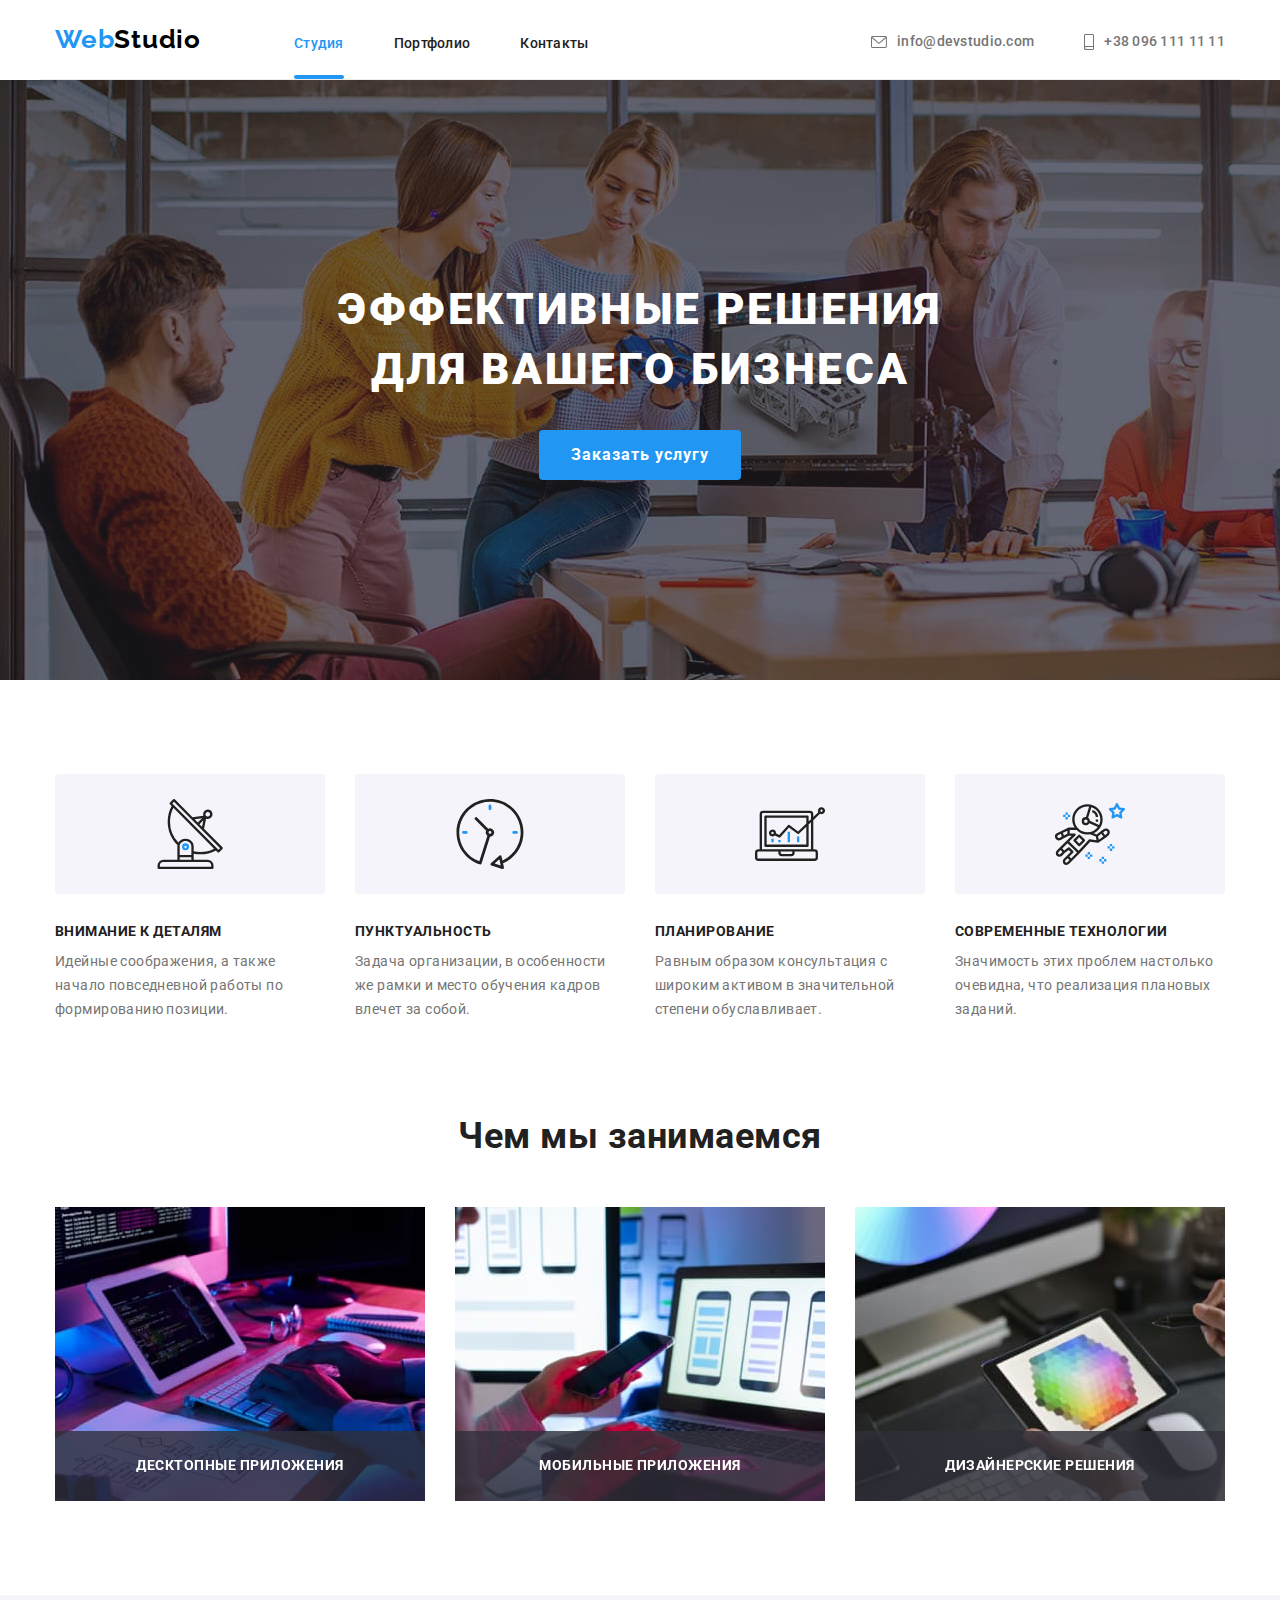
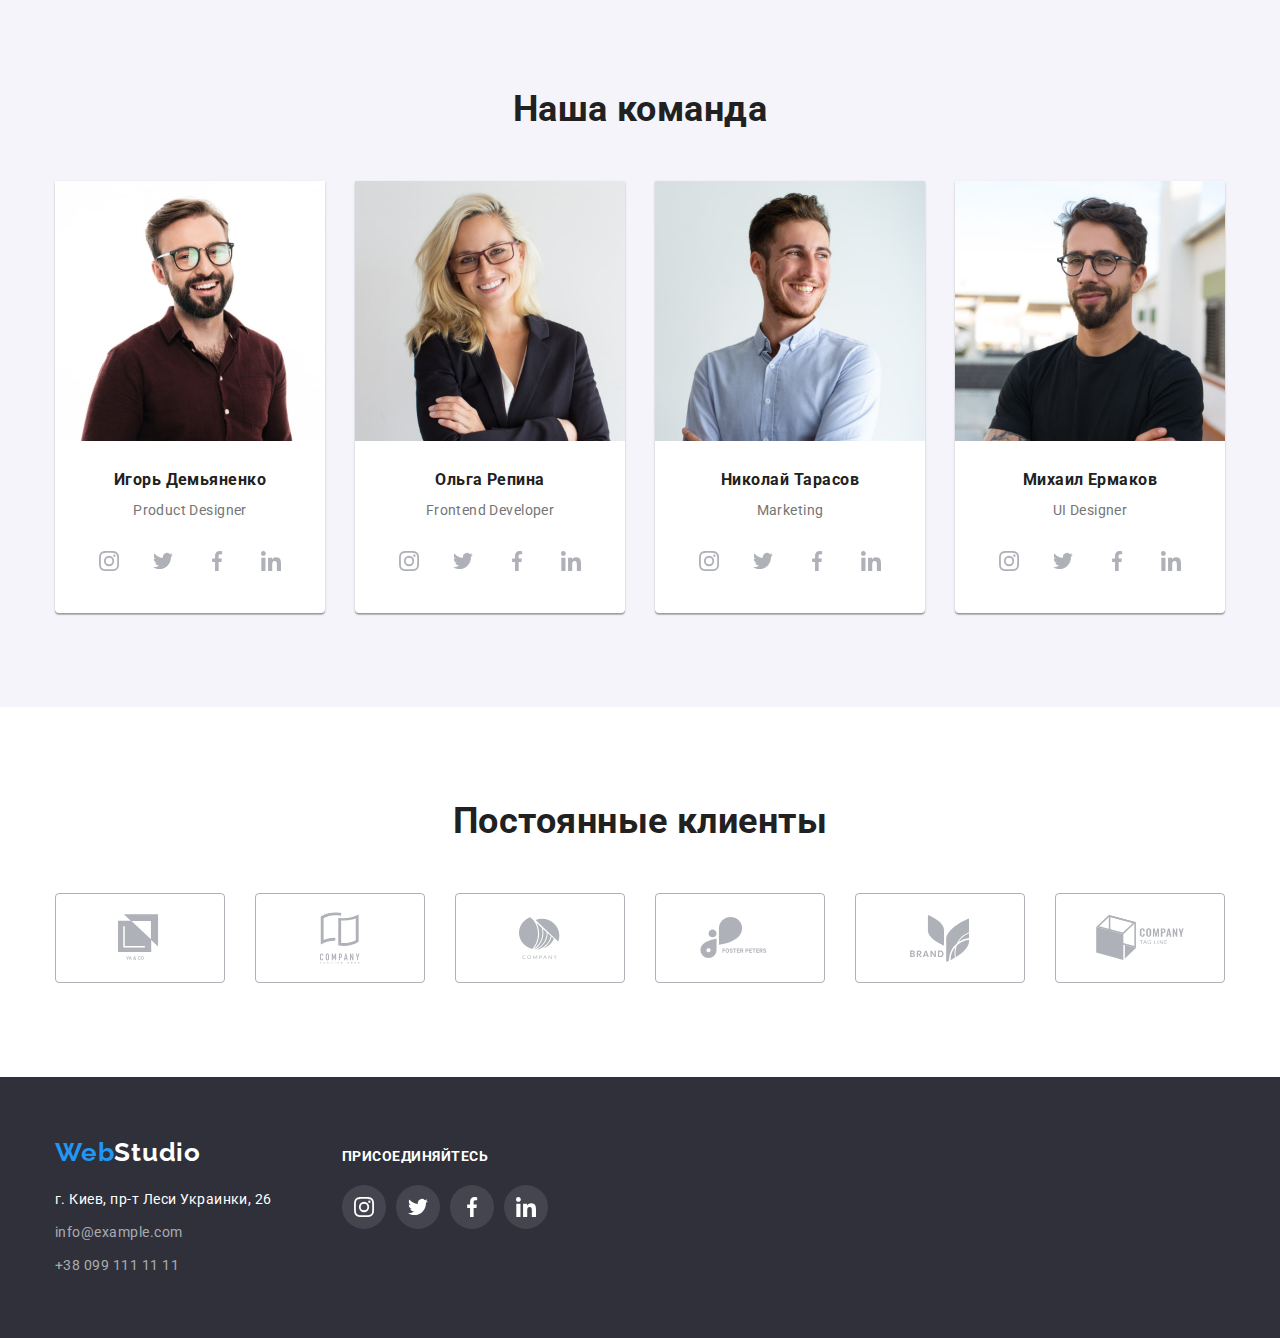
<file: index.html>
<!DOCTYPE html>
<html lang="ru">
<head>
    <meta charset="UTF-8">
    <meta name="viewport" content="width=device-width, initial-scale=1.0">
    <title>Студия</title>
    <link rel="stylesheet" href="./css/modern-normalize.css">
    <link rel="preconnect" href="https://fonts.gstatic.com">
    <link href="https://fonts.googleapis.com/css2?family=Raleway:wght@400;500;700;900&family=Roboto:wght@400;500;700;900&display=swap" rel="stylesheet">
    <link rel="stylesheet" href="./css/style.css">
</head>
<body>
    <!-- Шапка-->
    <header>
      <nav class="container navigation">  
        <a href="./index.html">
            <p class="logo"><span>Web</span>Studio</p>
        </a>
        <ul class="site-nav">
            <li class="item"><a href="./index.html" class="selected-page">Студия</a></li>
            <li class="item"><a href="./portfolio.html">Портфолио</a></li>
            <li class="item"><a href="">Контакты</a></li>
        </ul>
        <ul class="contact-nav">
            <li class="item"><a href="mailto:info@devstudio.com">
                <svg class="icon-contact" width="16" height="12">
                    <use href="./images/sprite.svg#envelope"></use>
                </svg>
                <span>info@devstudio.com</span></a></li>
            <li class="item"><a href="tel:+380961111111">
                <svg class="icon-contact" width="10" height="16">
                    <use href="./images/sprite.svg#smartphone"></use>
                </svg>
                <span>+38 096 111 11 11</span></a></li>
        </ul>
      </nav>
    </header>

   <main>
    <!-- Герой-->
    <section>
        <div class="container hero">
        <h1 class="hero-title">Эффективные решения <br> для вашего бизнеса</h1>
        <button data-open-modal type="button" class="hero-button">Заказать услугу</button>
        </div>
        <div class="backdrop is-hidden" data-backdrop>
            <div class="modal">
                <button data-close-modal class="modal-close-svg">            
                    <svg width="18" height="18">
                        <use href="./images/sprite.svg#close-black"></use>
                    </svg>
                </button>
            </div>
        </div>
        <script>
            const refs = {
                openModalBtn: document.querySelector("[data-open-modal]"),
                closeModalBtn: document.querySelector("[data-close-modal]"),
                backdrop: document.querySelector("[data-backdrop]"),
            };

            refs.openModalBtn.addEventListener("click", toggleModal);
            refs.closeModalBtn.addEventListener("click", toggleModal);

            refs.backdrop.addEventListener("click", logBackdropClick);

            function toggleModal() {
                refs.backdrop.classList.toggle("is-hidden");
            }
             
            function logBackdropClick() {
                    console.log("Это клик в бекдроп");
            }
        </script>
    </section>
    
    <!-- Особенности-->
    <section class="container">
        <h2 class="visually-hidden">Особенности</h2>
        <ul class="features">
            <li class="item"> 
                <div class="thumb-features">
                    <svg width="70" height="70">
                        <use href="./images/sprite.svg#details"></use>
                    </svg>
                </div>
                <h3>Внимание к деталям</h3>
                <p>Идейные соображения, а также начало повседневной работы по формированию позиции.</p>
            </li>
            <li class="item">
                <div class="thumb-features">
                    <svg width="70" height="70">
                        <use href="./images/sprite.svg#clock"></use>
                    </svg>
                </div>
                <h3>Пунктуальность</h3>
                <p>Задача организации, в особенности же рамки и место обучения кадров влечет за собой.</p>
            </li>
            <li class="item">
                <div class="thumb-features">
                    <svg width="70" height="70">
                        <use href="./images/sprite.svg#diagram"></use>
                    </svg>
                </div>
                <h3>Планирование</h3>
                <p>Равным образом консультация с широким активом в значительной степени обуславливает.</p>
            </li>
            <li class="item">
                <div class="thumb-features">
                    <svg width="70" height="70">
                        <use href="./images/sprite.svg#astronaut"></use>
                    </svg>
                </div>
                <h3>Современные технологии</h3>
                <p>Значимость этих проблем настолько очевидна, что реализация плановых заданий.</p>
            </li>
        </ul>
    </section>

    <!-- Чем мы занимаемся-->
    <section class="container examples">
        <h2>Чем мы занимаемся</h2>
        <ul class="examples-list">
            <li class="item"><a href=""><img src="./images/1.jpg" alt="Картинка 1"><h3>Десктопные приложения</h3></a> </li>
            <li class="item"><a href=""><img src="./images/2.jpg" alt="Картинка 2"><h3>Мобильные приложения</h3></a> </li>
            <li class="item"><a href=""><img src="./images/3.jpg" alt="Картинка 3"><h3>Дизайнерские решения</h3></a> </li>
        </ul>
    </section>

    <!-- Наша команда-->
    <section class="team">
       <div class="container">
            <h2>Наша команда</h2>
            <ul class="team-list">
                <li class="item">
                    <img src="./images/photo1.jpg" alt="Игорь Демьяненко" width="270" height="260">
                    <div class="team-info">
                        <h3>Игорь Демьяненко</h3>
                        <p>Product Designer</p>
                        <ul class="socials-links">
                            <li><a href="">
                                    <svg width="20" height="20">
                                        <use href="./images/sprite.svg#instagram"></use>
                                    </svg>
                                </a></li>
                            <li><a href="">
                                    <svg width="20" height="20">
                                        <use href="./images/sprite.svg#twitter"></use>
                                    </svg>
                                </a></li>
                            <li><a href="">
                                    <svg width="20" height="20">
                                        <use href="./images/sprite.svg#facebook"></use>
                                    </svg>
                                </a></li>
                            <li><a href="">
                                    <svg width="20" height="20">
                                        <use href="./images/sprite.svg#linkedin"></use>
                                    </svg>
                                </a></li>
                        </ul>
                    </div>
            
                </li>
                <li class="item">
                    <img src="./images/photo2.jpg" alt="Ольга Репина" width="270" height="260">
                    <div class="team-info">
                        <h3>Ольга Репина</h3>
                        <p>Frontend Developer</p>
                        <ul class="socials-links">
                            <li><a href="">
                                    <svg width="20" height="20">
                                        <use href="./images/sprite.svg#instagram"></use>
                                    </svg>
                                </a></li>
                            <li><a href="">
                                    <svg width="20" height="20">
                                        <use href="./images/sprite.svg#twitter"></use>
                                    </svg>
                                </a></li>
                            <li><a href="">
                                    <svg width="20" height="20">
                                        <use href="./images/sprite.svg#facebook"></use>
                                    </svg>
                                </a></li>
                            <li><a href="">
                                    <svg width="20" height="20">
                                        <use href="./images/sprite.svg#linkedin"></use>
                                    </svg>
                                </a></li>
                        </ul>
                    </div>
                </li>
                <li class="item">
                    <img src="./images/photo3.jpg" alt="Николай Тарасов" width="270" height="260">
                    <div class="team-info">
                        <h3>Николай Тарасов</h3>
                        <p>Marketing</p>
                        <ul class="socials-links">
                            <li><a href="">
                                    <svg width="20" height="20">
                                        <use href="./images/sprite.svg#instagram"></use>
                                    </svg>
                                </a></li>
                            <li><a href="">
                                    <svg width="20" height="20">
                                        <use href="./images/sprite.svg#twitter"></use>
                                    </svg>
                                </a></li>
                            <li><a href="">
                                    <svg width="20" height="20">
                                        <use href="./images/sprite.svg#facebook"></use>
                                    </svg>
                                </a></li>
                            <li><a href="">
                                    <svg width="20" height="20">
                                        <use href="./images/sprite.svg#linkedin"></use>
                                    </svg>
                                </a></li>
                        </ul>
                    </div>
                </li>
                <li class="item">
                    <img src="./images/photo4.jpg" alt="Михаил Ермаков" width="270" height="260">
                    <div class="team-info">
                        <h3>Михаил Ермаков</h3>
                        <p>UI Designer</p>
                        <ul class="socials-links">
                            <li><a href="">
                                    <svg width="20" height="20">
                                        <use href="./images/sprite.svg#instagram"></use>
                                    </svg>
                                </a></li>
                            <li><a href="">
                                    <svg width="20" height="20">
                                        <use href="./images/sprite.svg#twitter"></use>
                                    </svg>
                                </a></li>
                            <li><a href="">
                                    <svg width="20" height="20">
                                        <use href="./images/sprite.svg#facebook"></use>
                                    </svg>
                                </a></li>
                            <li><a href="">
                                    <svg width="20" height="20">
                                        <use href="./images/sprite.svg#linkedin"></use>
                                    </svg>
                                </a></li>
                        </ul>
                    </div>
                </li>
            </ul>
       </div>
    </section>

    <!-- Постоянные клиенты-->
    <section class="container clients">
        <h2>Постоянные клиенты</h2>
        <ul class="clients-list">
            <li class="item"><a href="" class="thumb-clients">
                    <svg width="44.27" height="49.23">
                        <use href="./images/sprite.svg#logo-1"></use>
                    </svg>
            </a></li>
            <li class="item"><a href="" class="thumb-clients">
                    <svg width="40" height="52">
                        <use href="./images/sprite.svg#logo-2"></use>
                    </svg>
            </a> </li>
            <li class="item"><a href="" class="thumb-clients">
                    <svg width="41" height="42.6">
                        <use href="./images/sprite.svg#logo-3"></use>
                    </svg>
            </a> </li>
            <li class="item"><a href="" class="thumb-clients">
                    <svg width="79.66" height="42.02">
                        <use href="./images/sprite.svg#logo-4"></use>
                    </svg>
            </a> </li>
            <li class="item"><a href="" class="thumb-clients">
                    <svg width="59" height="47">
                        <use href="./images/sprite.svg#logo-5"></use>
                    </svg>
            </a> </li>
            <li class="item"><a href="" class="thumb-clients">
                    <svg width="88.48" height="45.45">
                        <use href="./images/sprite.svg#logo-6"></use>
                    </svg>
            </a> </li>
        </ul>
    </section>
   </main>
    
    <!-- Подвал-->
<footer>
    <div class="container footer">
        <div class="left-part">
        <a href="./index.html">
            <p class="logo bottom"><span>Web</span>Studio</p>
        </a>
        <address class="contact-nav-footer">
            <ul class="contact-nav-footer-list">
                <li> <span>г. Киев, пр-т Леси Украинки, 26</span></li>
                <li> <a href="mailto:info@example.com">info@example.com</a> </li>
                <li> <a href="tel:+380991111111">+38 099 111 11 11</a> </li>
            </ul>
        </address>
        </div>
        <div class="right-part">
            <h3>Присоединяйтесь</h3>
            <ul class="socials-links footerish">
                <li><a href="">
                        <svg width="20" height="20">
                            <use href="./images/sprite.svg#instagram"></use>
                        </svg>
                    </a></li>
                <li><a href="">
                        <svg width="20" height="20">
                            <use href="./images/sprite.svg#twitter"></use>
                        </svg>
                    </a></li>
                <li><a href="">
                        <svg width="20" height="20">
                            <use href="./images/sprite.svg#facebook"></use>
                        </svg>
                    </a></li>
                <li><a href="">
                        <svg width="20" height="20">
                            <use href="./images/sprite.svg#linkedin"></use>
                        </svg>
                    </a></li>
            </ul>
        </div>
    </div>
</footer>
</body>
</html>
</file>
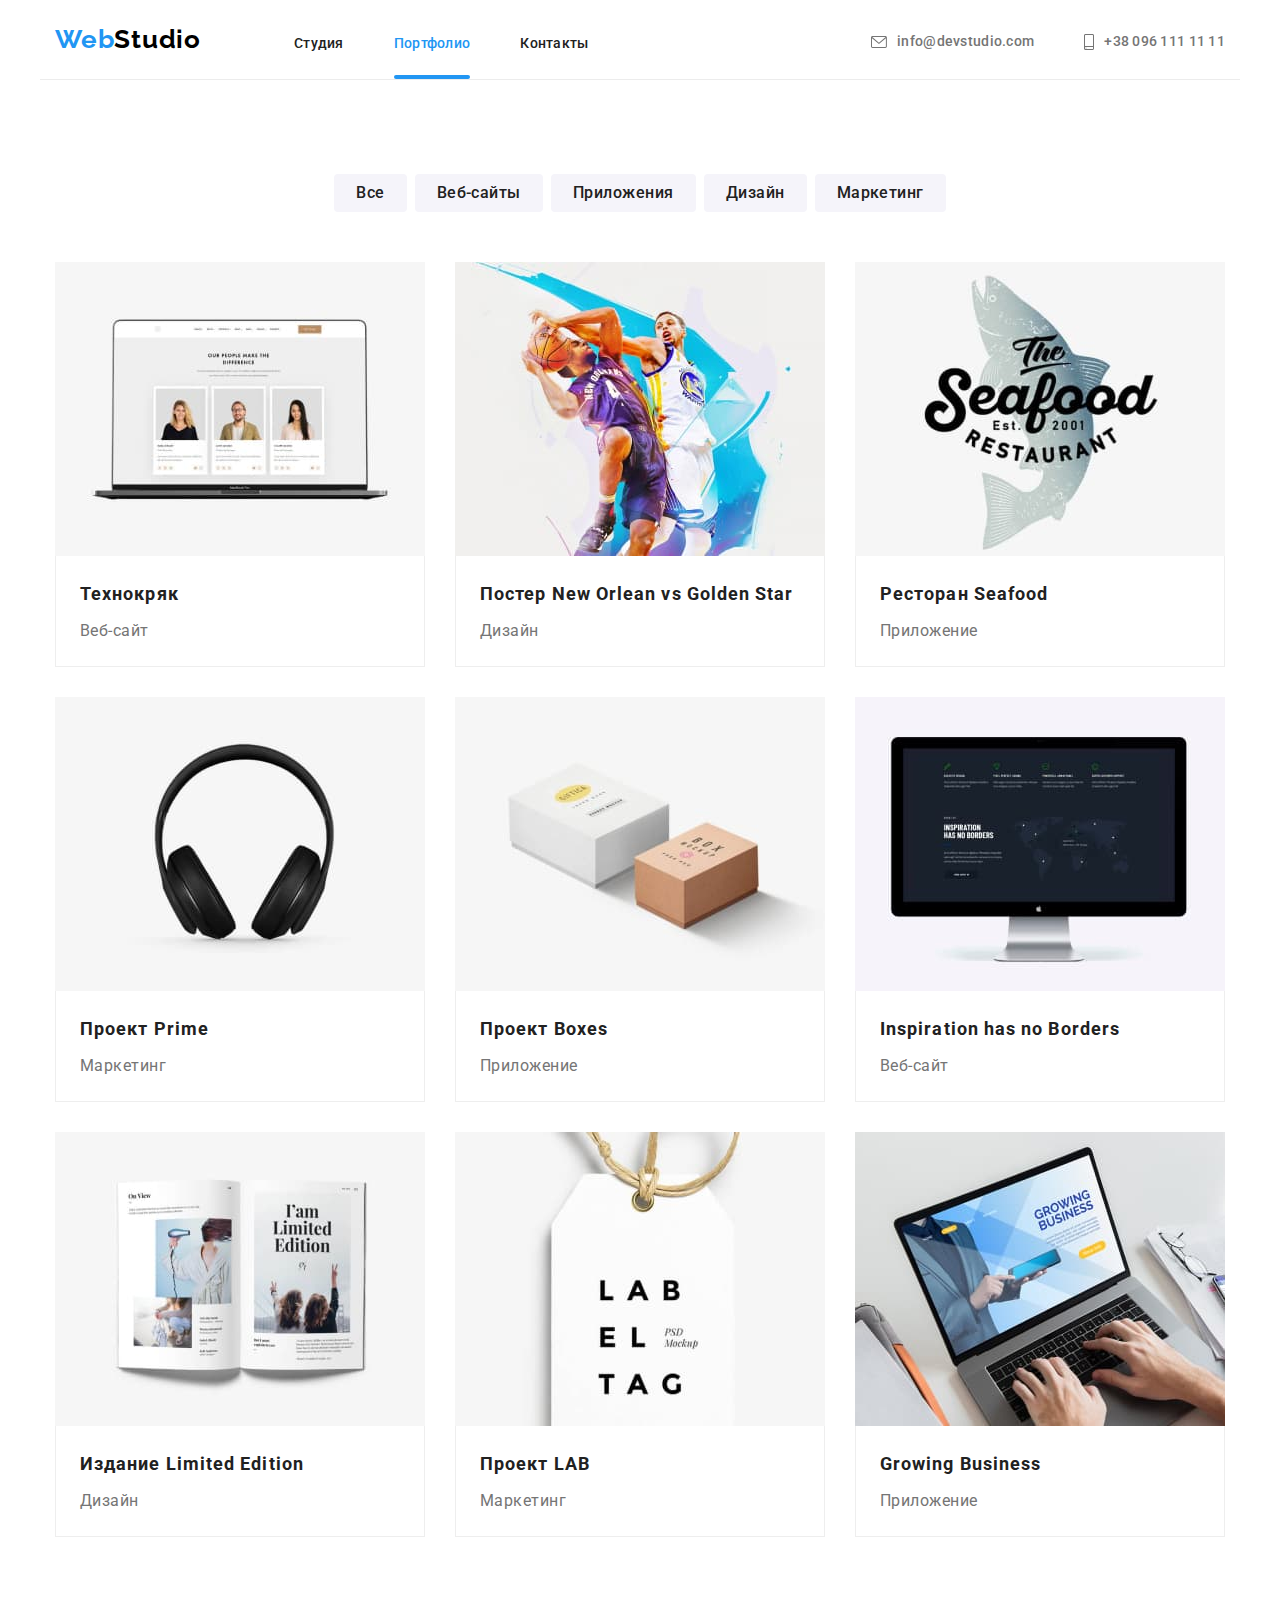
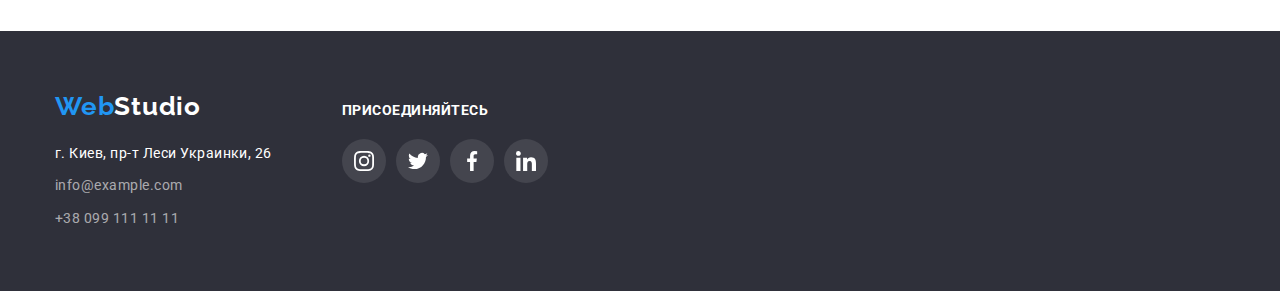
<file: portfolio.html>
<!DOCTYPE html>
<html lang="ru">

<head>
    <meta charset="UTF-8">
    <meta name="viewport" content="width=device-width, initial-scale=1.0">
    <title>Портфолио</title>
    <link rel="stylesheet" href="./css/modern-normalize.css">
    <link rel="preconnect" href="https://fonts.gstatic.com">
    <link href="https://fonts.googleapis.com/css2?family=Raleway:wght@400;500;700&family=Roboto:wght@400;500;700;900&display=swap" rel="stylesheet">
    <link rel="stylesheet" href="./css/style.css">
</head>

<body>
    <!-- Верхняя линия-->
    <header>
        <nav class="container navigation">
            <a href="./index.html">
                <p class="logo"><span>Web</span>Studio</p>
            </a>
            <ul class="site-nav">
                <li class="item"><a href="./index.html" >Студия</a></li>
                <li class="item"><a href="./portfolio.html" class="selected-page">Портфолио</a></li>
                <li class="item"><a href="">Контакты</a></li>
            </ul>
            <ul class="contact-nav">
                <li class="item"><a href="mailto:info@devstudio.com">
                        <svg class="icon-contact" width="16" height="12">
                            <use href="./images/sprite.svg#envelope"></use>
                        </svg>
                        <span>info@devstudio.com</span></a></li>
                <li class="item"><a href="tel:+380961111111">
                        <svg class="icon-contact" width="10" height="16">
                            <use href="./images/sprite.svg#smartphone"></use>
                        </svg>
                        <span>+38 096 111 11 11</span></a></li>
            </ul>
        </nav>
    </header>

    <main class="container">
      <h1 class="visually-hidden">Портфолио</h1>
      <ul class="filter-list">
        <li><button type="button" class="button">Все</button></li>
        <li><button type="button" class="button">Веб-сайты</button></li>
        <li><button type="button" class="button">Приложения</button></li>
        <li><button type="button" class="button">Дизайн</button></li>
        <li><button type="button" class="button">Маркетинг</button></li>
      </ul>
      <h2 class="visually-hidden">Проекты</h2>
      <ul class="project-list">
        <li class="item">
            <a href=""><div class="overlay">
                <img src="./images/project1.jpg" alt="Проект Технокряк" width="370" height="294">
                <p class="project-thumb-text">Технокряк это современная площадка распространения коронавируса. Компании используют эту платформу для цифрового шпионажа и атак на защищённые сервера конкурентов.</p>                    
                </div>
                <div class="project-info">
                    <h3>Технокряк</h3>
                    <p>Веб-сайт</p>
                </div>
            </a>
        </li>
        <li class="item">
            <a href=""><div class="overlay">
                <img src="./images/project2.jpg" alt="Проект Постер New Orlean vs Golden Star" width="370" height="294">
                <p class="project-thumb-text">Технокряк это современная площадка распространения коронавируса. Компании используют эту
                    платформу для цифрового шпионажа и атак на защищённые сервера конкурентов.</p>
                </div>
                    <div class="project-info">
                    <h3>Постер New Orlean vs Golden Star</h3>
                    <p>Дизайн</p>
                </div>
            </a>
        </li>
        <li class="item">
            <a href=""> <div class="overlay">
                <img src="./images/project3.jpg" alt="Проект Ресторан Seafood" width="370" height="294">
                <p class="project-thumb-text">Технокряк это современная площадка распространения коронавируса. Компании используют эту
                    платформу для цифрового шпионажа и атак на защищённые сервера конкурентов.</p>
                </div>
                    <div class="project-info">
                    <h3>Ресторан Seafood</h3>
                    <p>Приложение</p>
                </div>
            </a>
        </li>
        <li class="item">
            <a href=""><div class="overlay">
                <img src="./images/project4.jpg" alt="Проект Prime" width="370" height="294">
                <p class="project-thumb-text">Технокряк это современная площадка распространения коронавируса. Компании используют эту
                    платформу для цифрового шпионажа и атак на защищённые сервера конкурентов.</p>
                </div>
                <div class="project-info">
                    <h3>Проект Prime</h3>
                    <p>Маркетинг</p>
                </div>
            </a>
        </li>
        <li class="item">
            <a href=""><div class="overlay">
                <img src="./images/project5.jpg" alt="Проект Boxes" width="370" height="294">
                <p class="project-thumb-text">Технокряк это современная площадка распространения коронавируса. Компании используют эту
                    платформу для цифрового шпионажа и атак на защищённые сервера конкурентов.</p>
                </div>
                <div class="project-info">
                    <h3>Проект Boxes</h3>
                    <p>Приложение</p>
                </div>
            </a>
        </li>
        <li class="item">
            <a href=""><div class="overlay">
                <img src="./images/project6.jpg" alt="Проект Inspiration has no Borders" width="370" height="294">
                <p class="project-thumb-text">Технокряк это современная площадка распространения коронавируса. Компании используют эту
                    платформу для цифрового шпионажа и атак на защищённые сервера конкурентов.</p>
                </div>
                <div class="project-info">
                    <h3>Inspiration has no Borders</h3>
                    <p>Веб-сайт</p>
                </div>
            </a>
        </li>
        <li class="item">
            <a href=""><div class="overlay">
                <img src="./images/project7.jpg" alt="Проект издание Limited Edition" width="370" height="294">
                <p class="project-thumb-text">Технокряк это современная площадка распространения коронавируса. Компании используют эту
                    платформу для цифрового шпионажа и атак на защищённые сервера конкурентов.</p>
                </div>
                <div class="project-info">
                    <h3>Издание Limited Edition</h3>
                    <p>Дизайн</p>
                </div>
            </a>
        </li>
        <li class="item">
            <a href=""><div class="overlay">
                <img src="./images/project8.jpg" alt="Проект LAB" width="370" height="294">
                <p class="project-thumb-text">Технокряк это современная площадка распространения коронавируса. Компании используют эту
                    платформу для цифрового шпионажа и атак на защищённые сервера конкурентов.</p>
                </div>
                <div class="project-info">
                    <h3>Проект LAB</h3>
                    <p>Маркетинг</p>
                </div>
            </a>
        </li>
        <li class="item">
            <a href=""><div class="overlay">
                <img src="./images/project9.jpg" alt="Проект Growing Business" width="370" height="294">
                <p class="project-thumb-text">Технокряк это современная площадка распространения коронавируса. Компании используют эту
                    платформу для цифрового шпионажа и атак на защищённые сервера конкурентов.</p>
                </div>
                <div class="project-info">
                    <h3>Growing Business</h3>
                    <p>Приложение</p>
                </div>
            </a>
        </li>
      
      </ul>
    </main>

    <!-- Подвал-->
    <footer>
        <div class="container footer">
            <div class="left-part">
                <a href="./index.html">
                    <p class="logo bottom"><span>Web</span>Studio</p>
                </a>
                <address class="contact-nav-footer">
                    <ul class="contact-nav-footer-list">
                        <li> <span>г. Киев, пр-т Леси Украинки, 26</span></li>
                        <li> <a href="mailto:info@example.com">info@example.com</a> </li>
                        <li> <a href="tel:+380991111111">+38 099 111 11 11</a> </li>
                    </ul>
                </address>
            </div>
            <div class="right-part">
                <h3>Присоединяйтесь</h3>
                <ul class="socials-links footerish">
                    <li><a href="">
                            <svg width="20" height="20">
                                <use href="./images/sprite.svg#instagram"></use>
                            </svg>
                        </a></li>
                    <li><a href="">
                            <svg width="20" height="20">
                                <use href="./images/sprite.svg#twitter"></use>
                            </svg>
                        </a></li>
                    <li><a href="">
                            <svg width="20" height="20">
                                <use href="./images/sprite.svg#facebook"></use>
                            </svg>
                        </a></li>
                    <li><a href="">
                            <svg width="20" height="20">
                                <use href="./images/sprite.svg#linkedin"></use>
                            </svg>
                        </a></li>
                </ul>
            </div>
        </div>
    </footer>
</body>

</html>
</file>
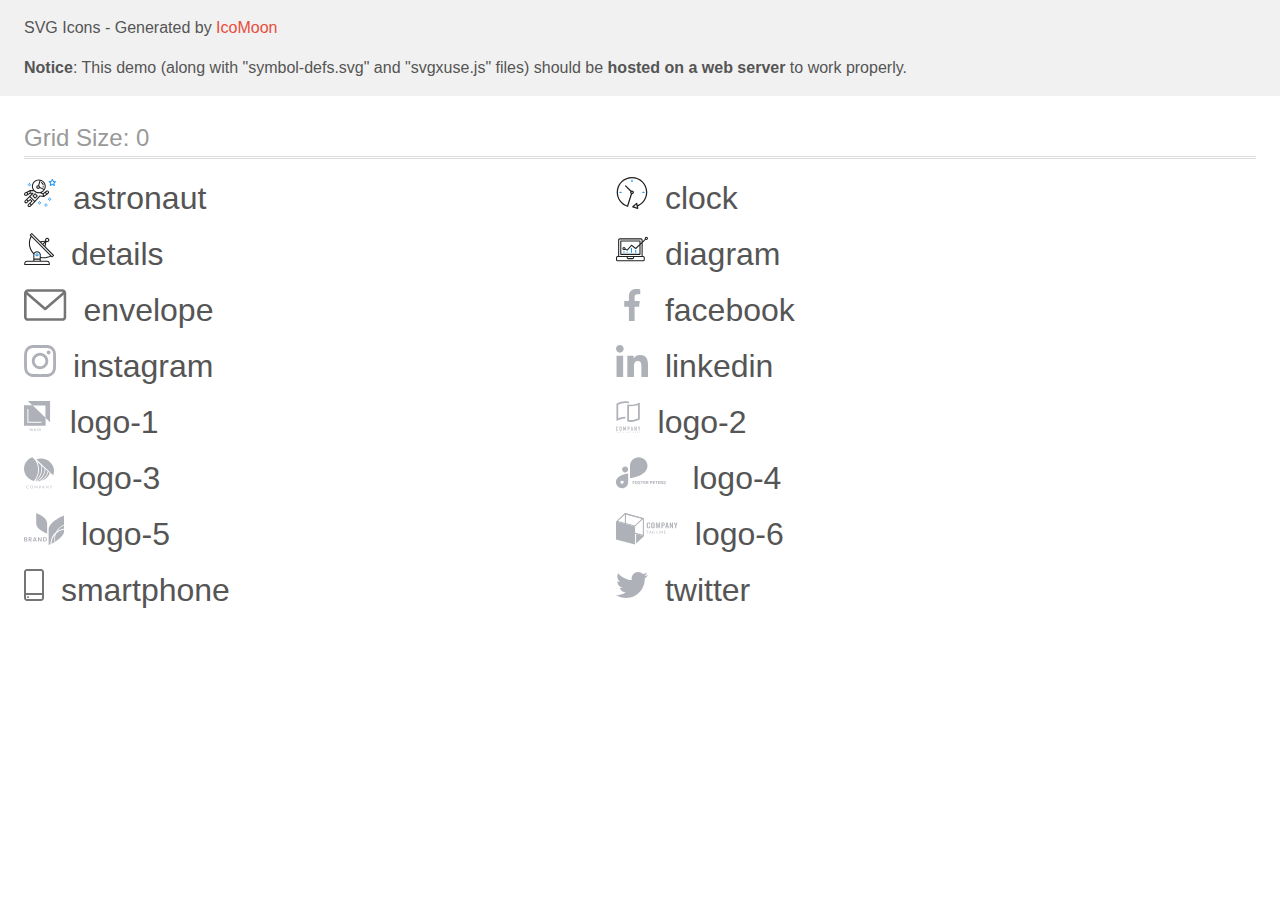
<file: images/icomoon/demo-external-svg.html>
<!doctype html>
<html>
<head>
    <title>IcoMoon - SVG Icons</title>
    <meta charset="utf-8">
    <meta name="viewport" content="width=device-width, initial-scale=1">
    <link rel="stylesheet" href="demo-files/demo.css">
    <link rel="stylesheet" href="style.css">
</head>
<body>
<header class="bgc1 clearfix">
<div class="mhl">
    <p>SVG Icons - Generated by <a href="https://icomoon.io/app">IcoMoon</a></p><p><strong>Notice</strong>: This demo (along with "symbol-defs.svg" and "svgxuse.js" files) should be <b>hosted on a web server</b> to work properly.</p>
</div>
</header>
    <div class="clearfix mhl ptl">
        <h1 class="mvm mtn fgc1">Grid Size: 0</h1>
        <div class="glyph fs1">
            <div class="clearfix pbs">
                <svg class="icon astronaut"><use xlink:href="symbol-defs.svg#astronaut"></use></svg><span class="name"> astronaut</span>
            </div>
        </div>
        <div class="glyph fs1">
            <div class="clearfix pbs">
                <svg class="icon clock"><use xlink:href="symbol-defs.svg#clock"></use></svg><span class="name"> clock</span>
            </div>
        </div>
        <div class="glyph fs1">
            <div class="clearfix pbs">
                <svg class="icon details"><use xlink:href="symbol-defs.svg#details"></use></svg><span class="name"> details</span>
            </div>
        </div>
        <div class="glyph fs1">
            <div class="clearfix pbs">
                <svg class="icon diagram"><use xlink:href="symbol-defs.svg#diagram"></use></svg><span class="name"> diagram</span>
            </div>
        </div>
        <div class="glyph fs1">
            <div class="clearfix pbs">
                <svg class="icon envelope"><use xlink:href="symbol-defs.svg#envelope"></use></svg><span class="name"> envelope</span>
            </div>
        </div>
        <div class="glyph fs1">
            <div class="clearfix pbs">
                <svg class="icon facebook"><use xlink:href="symbol-defs.svg#facebook"></use></svg><span class="name"> facebook</span>
            </div>
        </div>
        <div class="glyph fs1">
            <div class="clearfix pbs">
                <svg class="icon instagram"><use xlink:href="symbol-defs.svg#instagram"></use></svg><span class="name"> instagram</span>
            </div>
        </div>
        <div class="glyph fs1">
            <div class="clearfix pbs">
                <svg class="icon linkedin"><use xlink:href="symbol-defs.svg#linkedin"></use></svg><span class="name"> linkedin</span>
            </div>
        </div>
        <div class="glyph fs1">
            <div class="clearfix pbs">
                <svg class="icon logo-1"><use xlink:href="symbol-defs.svg#logo-1"></use></svg><span class="name"> logo-1</span>
            </div>
        </div>
        <div class="glyph fs1">
            <div class="clearfix pbs">
                <svg class="icon logo-2"><use xlink:href="symbol-defs.svg#logo-2"></use></svg><span class="name"> logo-2</span>
            </div>
        </div>
        <div class="glyph fs1">
            <div class="clearfix pbs">
                <svg class="icon logo-3"><use xlink:href="symbol-defs.svg#logo-3"></use></svg><span class="name"> logo-3</span>
            </div>
        </div>
        <div class="glyph fs1">
            <div class="clearfix pbs">
                <svg class="icon logo-4"><use xlink:href="symbol-defs.svg#logo-4"></use></svg><span class="name"> logo-4</span>
            </div>
        </div>
        <div class="glyph fs1">
            <div class="clearfix pbs">
                <svg class="icon logo-5"><use xlink:href="symbol-defs.svg#logo-5"></use></svg><span class="name"> logo-5</span>
            </div>
        </div>
        <div class="glyph fs1">
            <div class="clearfix pbs">
                <svg class="icon logo-6"><use xlink:href="symbol-defs.svg#logo-6"></use></svg><span class="name"> logo-6</span>
            </div>
        </div>
        <div class="glyph fs1">
            <div class="clearfix pbs">
                <svg class="icon smartphone"><use xlink:href="symbol-defs.svg#smartphone"></use></svg><span class="name"> smartphone</span>
            </div>
        </div>
        <div class="glyph fs1">
            <div class="clearfix pbs">
                <svg class="icon twitter"><use xlink:href="symbol-defs.svg#twitter"></use></svg><span class="name"> twitter</span>
            </div>
        </div>
  </div>
<script defer src="svgxuse.js"></script>
</body>
</html>
</file>
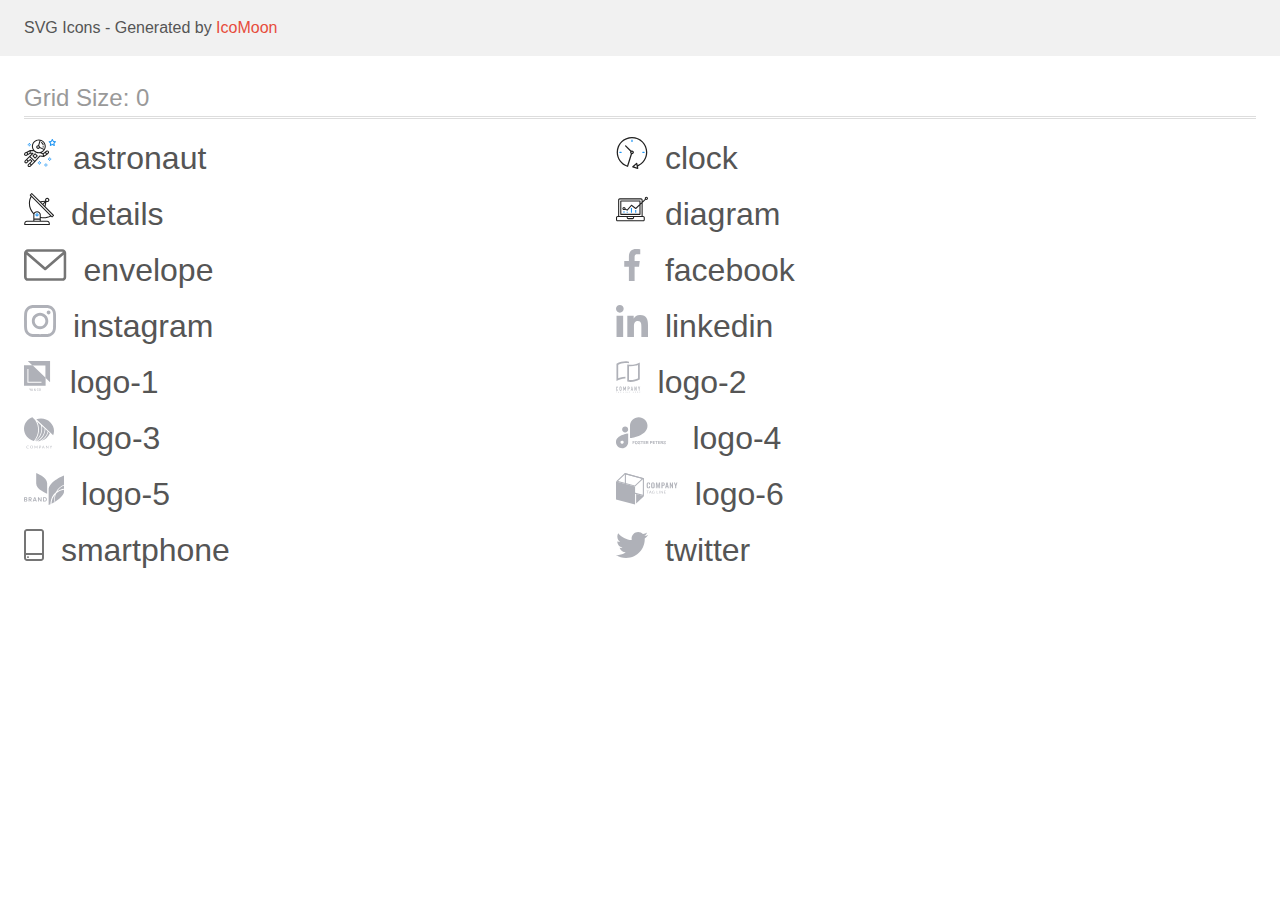
<file: images/icomoon/demo.html>
<!doctype html>
<html>
<head>
    <title>IcoMoon - SVG Icons</title>
    <meta charset="utf-8">
    <meta name="viewport" content="width=device-width, initial-scale=1">
    <link rel="stylesheet" href="demo-files/demo.css">
    <link rel="stylesheet" href="style.css">
</head>
<body>
<svg aria-hidden="true" style="position: absolute; width: 0; height: 0; overflow: hidden;" version="1.1" xmlns="http://www.w3.org/2000/svg" xmlns:xlink="http://www.w3.org/1999/xlink">
<defs>
<symbol id="astronaut" viewBox="0 0 32 32">
<path fill="#2196f3" style="fill: var(--color1, #2196f3)" d="M31.974 4.524c-0.064-0.191-0.227-0.332-0.427-0.362l-0.003-0-1.911-0.278-0.855-1.731c-0.179-0.365-0.777-0.365-0.956 0l-0.855 1.731-1.911 0.278c-0.26 0.039-0.457 0.26-0.457 0.528 0 0.15 0.062 0.285 0.161 0.382l1.383 1.348-0.326 1.903c-0.034 0.2 0.048 0.402 0.212 0.522 0.166 0.12 0.383 0.135 0.562 0.040l1.709-0.899 1.709 0.899c0.072 0.038 0.157 0.061 0.247 0.061 0.295 0 0.534-0.239 0.534-0.534 0-0.031-0.003-0.062-0.008-0.092l0 0.003-0.326-1.903 1.383-1.348c0.099-0.097 0.161-0.233 0.161-0.382 0-0.059-0.009-0.115-0.027-0.168l0.001 0.004zM29.511 5.851c-0.126 0.122-0.183 0.299-0.153 0.472l0.191 1.114-1-0.526c-0.072-0.039-0.158-0.062-0.249-0.062s-0.177 0.023-0.252 0.063l0.003-0.001-1 0.526 0.191-1.114c0.005-0.027 0.008-0.059 0.008-0.091 0-0.149-0.061-0.285-0.16-0.381l-0-0-0.811-0.789 1.119-0.163c0.174-0.025 0.324-0.134 0.402-0.292l0.5-1.013 0.5 1.013c0.078 0.158 0.228 0.267 0.402 0.292l1.119 0.162-0.809 0.79zM26.134 20.522h-1.067v1.067h1.067v-1.067zM26.134 22.656h-1.067v1.066h1.067v-1.066zM27.2 21.589h-1.067v1.067h1.067v-1.067zM25.067 21.589h-1.067v1.067h1.067v-1.067zM22.4 26.389h-1.067v1.067h1.067v-1.067zM22.4 28.523h-1.067v1.067h1.067v-1.067zM23.467 27.456h-1.067v1.067h1.067v-1.067zM21.334 27.456h-1.067v1.067h1.067v-1.067zM16 24.256h-1.066v1.067h1.066v-1.067zM16 26.389h-1.066v1.067h1.066v-1.067zM17.067 25.322h-1.067v1.067h1.067v-1.067zM14.934 25.322h-1.067v1.067h1.067v-1.067zM5.867 6.122h-1.066v1.066h1.066v-1.066zM5.867 8.256h-1.066v1.066h1.066v-1.066zM6.933 7.189h-1.067v1.067h1.066v-1.067zM4.8 7.189h-1.067v1.067h1.067v-1.067z"></path>
<path fill="#212121" style="fill: var(--color2, #212121)" d="M24.715 14.16c-0.28-0.376-0.698-0.636-1.179-0.703l-0.009-0.001c-0.076-0.012-0.164-0.018-0.254-0.018-0.411 0-0.789 0.139-1.090 0.373l0.004-0.003-1.253 0.96-1.898 1.417-1.358-0.541c2.421-1.086 4.113-3.508 4.113-6.32 0-3.823-3.122-6.934-6.961-6.934s-6.961 3.11-6.961 6.934c0 1.386 0.415 2.674 1.12 3.759l-2.768-0.024c-0.009 0-0.016 0.005-0.023 0.005-0.057 0.003-0.11 0.014-0.159 0.033l0.004-0.001c-0.013 0.005-0.026 0.007-0.038 0.013-0.006 0.003-0.013 0.003-0.019 0.006l-3.233 1.596c-0 0-0.001 0-0.001 0.001l-1.893 0.91c-0.024 0.011-0.045 0.023-0.064 0.036l0.001-0.001c-0.482 0.324-0.795 0.867-0.795 1.483 0 0.297 0.073 0.577 0.201 0.823l-0.005-0.010c0.22 0.424 0.592 0.742 1.043 0.885l0.013 0.003c0.161 0.053 0.345 0.083 0.537 0.083 0.308 0 0.598-0.078 0.851-0.216l-0.009 0.005 1.388-0.738 2.264-1.169 1.357-0.008-5.442 5.415c0 0.001-0.001 0.001-0.001 0.001l-1.339 1.333c-0.303 0.299-0.491 0.714-0.491 1.173 0 0.002 0 0.003 0 0.005v-0c0.002 0.919 0.748 1.664 1.667 1.664 0.001 0 0.002 0 0.002 0h-0c0.428 0 0.854-0.162 1.18-0.485l1.314-1.309 1.741-1.3 0.901 0.897-3.102 3.088c-0.303 0.299-0.491 0.715-0.491 1.174 0 0.001 0 0.003 0 0.004v-0c0 0.445 0.174 0.864 0.49 1.179 0.302 0.3 0.717 0.485 1.176 0.485 0.001 0 0.002 0 0.003 0h-0c0.427 0 0.855-0.162 1.18-0.485l4.488-4.472c0.007-0.006 0.016-0.009 0.022-0.016l5.166-5.658 3.471 0.494c0.025 0.004 0.050 0.006 0.075 0.006 0.064 0 0.127-0.016 0.187-0.038 0.017-0.006 0.032-0.015 0.049-0.023 0.019-0.010 0.039-0.015 0.058-0.027l3.213-2.133c0.012-0.008 0.018-0.021 0.029-0.030 0.013-0.010 0.029-0.014 0.041-0.026l1.271-1.191c0.348-0.326 0.564-0.787 0.564-1.3 0-0.4-0.132-0.769-0.355-1.066l0.003 0.005zM2.13 17.77c-0.098 0.054-0.215 0.086-0.34 0.086-0.078 0-0.153-0.013-0.224-0.036l0.005 0.001c-0.294-0.093-0.504-0.364-0.504-0.683 0-0.236 0.114-0.445 0.29-0.575l0.002-0.001 1.314-0.632 0.316 0.924 0.133 0.389-0.992 0.527zM5.627 15.942l-1.548 0.8-0.255-0.746-0.184-0.537 2.027-1.001-0.040 1.484zM20.727 9.322c0 0.918-0.219 1.785-0.599 2.56l-4.181-1.899c-0.044-0.575-0.342-1.072-0.782-1.384l-0.006-0.004 1.464-4.86c2.377 0.756 4.104 2.974 4.104 5.588zM8.938 9.322c0-3.235 2.644-5.867 5.894-5.867 0.253 0 0.5 0.022 0.745 0.053l-1.432 4.753c-0.019 0-0.037-0.006-0.057-0.006-0 0-0.001 0-0.001 0-1.032 0-1.869 0.835-1.872 1.867v0c0.003 1.031 0.84 1.867 1.872 1.867 0 0 0 0 0.001 0h-0c0.695 0 1.295-0.383 1.618-0.944l3.863 1.755c-1.075 1.446-2.795 2.389-4.737 2.389-3.25 0-5.894-2.632-5.894-5.867zM14.895 10.122c0 0.441-0.362 0.8-0.806 0.8-0 0-0.001 0-0.001 0-0.443 0-0.802-0.358-0.804-0.8v-0c0-0.441 0.361-0.8 0.806-0.8s0.806 0.359 0.806 0.8zM2.464 25.146c-0.11 0.109-0.261 0.176-0.428 0.176s-0.317-0.067-0.427-0.175l0 0c-0.109-0.108-0.176-0.257-0.176-0.422s0.067-0.314 0.176-0.422l0-0 0.962-0.959 0.852 0.848-0.959 0.955zM5.678 28.88c-0.11 0.109-0.261 0.176-0.428 0.176s-0.317-0.067-0.427-0.175l0 0c-0.109-0.108-0.176-0.257-0.176-0.422s0.067-0.314 0.176-0.422l0-0 0.963-0.959 0.852 0.848-0.96 0.955zM9.16 25.411l-0.001 0.001-1.765 1.76-0.852-0.848 1.765-1.757c0.040-0.040 0.065-0.088 0.090-0.136 0.007-0.014 0.020-0.026 0.026-0.040 0.016-0.041 0.019-0.085 0.026-0.128 0.003-0.025 0.014-0.048 0.014-0.073 0-0.035-0.013-0.070-0.020-0.105-0.006-0.032-0.006-0.064-0.019-0.096-0.025-0.053-0.055-0.098-0.092-0.138l0 0c-0.010-0.012-0.014-0.027-0.025-0.038h-0.001s0-0.001-0.001-0.002l-1.607-1.6c-0.017-0.017-0.039-0.024-0.058-0.038-0.025-0.021-0.054-0.040-0.084-0.057l-0.003-0.001c-0.026-0.013-0.058-0.023-0.090-0.031l-0.003-0.001c-0.030-0.009-0.065-0.017-0.101-0.020l-0.002-0c-0.007-0-0.015-0.001-0.023-0.001-0.026 0-0.051 0.002-0.075 0.005l0.003-0c-0.036 0.005-0.069 0.009-0.104 0.021-0.036 0.013-0.067 0.028-0.096 0.046l0.002-0.001c-0.020 0.011-0.043 0.015-0.061 0.029l-1.774 1.324-0.901-0.897 2.399-2.386 4.36 4.289-0.928 0.919zM15.979 18.394c-0.016-0.002-0.030 0.004-0.046 0.003-0.008-0-0.017-0.001-0.027-0.001-0.031 0-0.062 0.003-0.092 0.008l0.003-0c-0.070 0.011-0.132 0.035-0.187 0.070l0.002-0.001c-0.031 0.019-0.058 0.039-0.083 0.062l0-0c-0.013 0.011-0.028 0.016-0.040 0.029l-4.698 5.146-4.328-4.256 2.833-2.818c0.096-0.097 0.156-0.23 0.156-0.377 0-0.295-0.239-0.534-0.534-0.534-0.001 0-0.001 0-0.002 0h0l-2.219 0.013 0.028-1.607 3.104 0.027c1.264 1.297 3.027 2.101 4.978 2.101 0.001 0 0.002 0 0.003 0h-0c0.438 0 0.864-0.046 1.28-0.122 0.040 0.032 0.080 0.064 0.129 0.085l2.41 0.96 0.152 0.759 0.178 0.885-3.003-0.427zM20.020 18.572l-0.313-1.558 1.446-1.080 0.946 1.257-2.080 1.381zM23.773 15.741l-0.837 0.785-0.931-1.237 0.831-0.637c0.155-0.119 0.351-0.168 0.543-0.143 0.193 0.027 0.364 0.128 0.48 0.284 0.088 0.117 0.141 0.265 0.141 0.426 0 0.206-0.087 0.391-0.226 0.521l-0 0z"></path>
<path fill="#212121" style="fill: var(--color2, #212121)" d="M13.602 18.544l-2.143-2.134c-0.096-0.096-0.229-0.155-0.376-0.155s-0.28 0.059-0.376 0.155l-2.143 2.133c-0.097 0.097-0.156 0.23-0.156 0.378s0.060 0.281 0.156 0.378l-0-0 2.142 2.134c0.096 0.096 0.229 0.156 0.376 0.156s0.28-0.059 0.376-0.156v0l2.143-2.134c0.097-0.097 0.157-0.23 0.157-0.378s-0.060-0.281-0.157-0.378l-0-0zM11.083 20.303l-1.387-1.381 1.386-1.381 1.387 1.381-1.387 1.381zM17.164 5.071l-0.258 1.036c0.071 0.018 1.738 0.452 1.738 2.149h1.067c0-2.017-1.666-2.965-2.547-3.184zM19.711 9.322h-1.067v1.066h1.067v-1.066z"></path>
</symbol>
<symbol id="clock" viewBox="0 0 32 32">
<path fill="#212121" style="fill: var(--color2, #212121)" d="M31.296 15.301c-0.001-8.452-6.855-15.303-15.308-15.301s-15.303 6.855-15.301 15.308c0.002 6.788 4.422 12.543 10.54 14.545l0.108 0.031c0.061 0.019 0.123 0.029 0.187 0.029 0.12 0 0.238-0.032 0.342-0.094 0.135-0.080 0.236-0.207 0.283-0.357l3.865-12.25c1.054-0.004 1.906-0.859 1.906-1.913 0-1.056-0.856-1.913-1.913-1.913-0.303 0-0.59 0.071-0.845 0.196l0.011-0.005-5.106-5.107c-0.114-0.11-0.271-0.179-0.443-0.179-0.352 0-0.638 0.286-0.638 0.638 0 0.172 0.068 0.328 0.179 0.443l-0-0 5.103 5.109c-0.121 0.241-0.191 0.525-0.191 0.825 0 0.602 0.283 1.137 0.724 1.481l0.004 0.003-3.683 11.673c-7.278-2.681-11.004-10.754-8.324-18.032s10.754-11.004 18.032-8.323c7.278 2.681 11.004 10.754 8.323 18.032-1.345 3.581-4.003 6.406-7.374 7.938l-0.088 0.036-0.398-1.874c-0.063-0.291-0.318-0.506-0.624-0.506-0.163 0-0.313 0.061-0.425 0.163l0.001-0.001-3.837 3.426c-0.132 0.117-0.214 0.287-0.214 0.477 0 0.283 0.185 0.524 0.441 0.606l0.005 0.001 4.899 1.563c0.058 0.020 0.126 0.031 0.196 0.031 0.352 0 0.637-0.285 0.637-0.637 0-0.047-0.005-0.093-0.015-0.138l0.001 0.004-0.391-1.839c5.528-2.374 9.329-7.772 9.329-14.057 0-0.011 0-0.023-0-0.034v0.002zM15.992 14.664c0.352 0 0.638 0.286 0.638 0.638s-0.285 0.638-0.638 0.638v0c-0.352 0-0.638-0.286-0.638-0.638s0.286-0.638 0.638-0.638v0zM18.092 29.528l2.184-1.948 0.603 2.84-2.787-0.892z"></path>
<path fill="#2196f3" style="fill: var(--color1, #2196f3)" d="M15.354 3.185v1.275c0 0.352 0.286 0.638 0.638 0.638s0.638-0.285 0.638-0.638v0-1.275c0-0.352-0.285-0.638-0.638-0.638s-0.638 0.285-0.638 0.638v0zM3.876 14.664c-0.352 0-0.638 0.286-0.638 0.638s0.285 0.638 0.638 0.638h1.275c0.352 0 0.638-0.286 0.638-0.638s-0.285-0.638-0.638-0.638h-1.275zM28.108 15.939c0.352 0 0.638-0.286 0.638-0.638s-0.285-0.638-0.638-0.638h-1.275c-0.352 0-0.638 0.286-0.638 0.638s0.285 0.638 0.638 0.638h1.275z"></path>
</symbol>
<symbol id="details" viewBox="0 0 30 32">
<path fill="#212121" style="fill: var(--color2, #212121)" d="M29.859 22.098l-8.443-8.505 0.937-4.616c0.225 0.090 0.485 0.144 0.758 0.146h0.007c0.008 0 0.017 0 0.026 0 1.192 0 2.159-0.967 2.159-2.159s-0.967-2.159-2.159-2.159c-1.192 0-2.159 0.967-2.159 2.159 0 0.259 0.046 0.508 0.13 0.739l-0.005-0.015-4.96 0.606-8.091-8.133c-0.096-0.098-0.229-0.159-0.376-0.16h-0c-0.14 0.001-0.274 0.057-0.373 0.155l-1.512 1.504c-0.096 0.097-0.156 0.23-0.156 0.377s0.060 0.281 0.156 0.377v0l0.814 0.825c-1.143 2.062-1.816 4.522-1.816 7.139 0 4.106 1.656 7.824 4.336 10.525l-0.001-0.001c0.043 0.041 0.092 0.074 0.146 0.097-0.032 0.164-0.051 0.353-0.052 0.546v6.188h-6.4c-1.472 0.001-2.666 1.194-2.667 2.666v1.067c0 0.295 0.239 0.534 0.534 0.534h24.534c0.294 0 0.533-0.239 0.533-0.534v-1.067c-0.002-1.472-1.195-2.665-2.666-2.666h-6.4v-2.742c0.915 0.201 1.968 0.317 3.047 0.32h0.002c2.58-0.003 5.005-0.663 7.117-1.822l-0.077 0.039 0.818 0.823c0.099 0.101 0.235 0.159 0.376 0.16 0.14-0.001 0.274-0.057 0.373-0.155l1.512-1.504c0.096-0.097 0.156-0.23 0.156-0.377s-0.060-0.281-0.156-0.377v0zM22.366 6.233c0.193-0.192 0.459-0.31 0.752-0.31 0.589 0 1.067 0.478 1.067 1.066s-0.477 1.066-1.067 1.066c-0 0-0 0-0.001 0h-0.003c-0.587-0.003-1.061-0.479-1.061-1.066 0-0.295 0.12-0.563 0.314-0.756l0-0h-0.002zM21.11 9.737l-0.598 2.946-1.175-1.183 1.774-1.763zM20.504 8.835l-1.92 1.909-1.486-1.493 3.406-0.416zM23.090 28.8c0.884 0 1.6 0.716 1.6 1.6v0 0.534h-23.466v-0.534c0-0.884 0.716-1.6 1.6-1.6v0h20.267zM15.623 26.666v1.067h-5.334v-1.067h5.334zM10.29 25.6v-4.053c0-1.294 1.196-2.346 2.666-2.346s2.667 1.053 2.667 2.346v4.053h-5.333zM16.69 23.904v-2.357c0-1.882-1.675-3.413-3.733-3.413-0.017-0-0.038-0-0.058-0-1.353 0-2.54 0.707-3.213 1.771l-0.009 0.016c-2.36-2.482-3.812-5.846-3.812-9.55 0-2.314 0.567-4.496 1.569-6.414l-0.036 0.077 18.602 18.709c-1.823 0.947-3.979 1.502-6.266 1.502-1.079 0-2.128-0.124-3.136-0.357l0.093 0.018zM27.979 23.22l-21.057-21.181 0.754-0.752 7.935 7.98c0.004 0 0.006 0.007 0.009 0.010l13.115 13.191-0.757 0.752z"></path>
<path fill="#2196f3" style="fill: var(--color1, #2196f3)" d="M12.961 20.267h-0.005c-0.001 0-0.002 0-0.002 0-0.884 0-1.6 0.716-1.6 1.6s0.715 1.599 1.597 1.6h0.005c0.001 0 0.001 0 0.002 0 0.884 0 1.6-0.716 1.6-1.6s-0.715-1.599-1.598-1.6h-0zM13.334 22.245c-0.096 0.096-0.229 0.155-0.376 0.155-0.295 0-0.534-0.239-0.534-0.534s0.238-0.533 0.532-0.533h0c0.293 0.002 0.53 0.24 0.53 0.533 0 0.148-0.060 0.281-0.157 0.378v0h0.005z"></path>
</symbol>
<symbol id="diagram" viewBox="0 0 32 32">
<path fill="#2196f3" style="fill: var(--color1, #2196f3)" d="M14.926 14.965h1.066v4.798h-1.066v-4.798zM19.19 17.097h1.066v2.665h-1.066v-2.665zM10.661 18.696h1.066v1.066h-1.066v-1.066zM7.463 18.163h1.066v1.599h-1.066v-1.599z"></path>
<path fill="#212121" style="fill: var(--color2, #212121)" d="M1.599 28.291h25.586c0 0 0 0 0 0 0.883 0 1.599-0.716 1.599-1.599v0-2.132c0-0.883-0.716-1.599-1.599-1.599v0h-0.533v-13.294l3.028-2.868c0.207 0.104 0.452 0.166 0.711 0.166 0.888 0 1.608-0.72 1.608-1.608s-0.72-1.608-1.608-1.608c-0.888 0-1.608 0.72-1.608 1.608 0 0.247 0.056 0.481 0.155 0.69l-0.004-0.010-2.281 2.162v-1.23c0-0.883-0.716-1.599-1.599-1.599v0h-21.323c-0.883 0-1.599 0.716-1.599 1.599v0 15.992h-0.533c-0.883 0-1.599 0.716-1.599 1.599v0 2.132c0 0.883 0.716 1.599 1.599 1.599v0zM30.384 4.837c0.294 0 0.533 0.239 0.533 0.533s-0.239 0.533-0.533 0.533v0c-0.294 0-0.533-0.239-0.533-0.533s0.239-0.533 0.533-0.533v0zM3.198 6.969c0-0.294 0.239-0.533 0.533-0.533h21.323c0.294 0 0.533 0.239 0.533 0.533v2.239l-1.066 1.013v-2.185c0-0.295-0.239-0.534-0.534-0.534h-19.189c-0.294 0-0.534 0.239-0.534 0.533v13.327c0 0.294 0.239 0.533 0.534 0.533h19.189c0.295 0 0.534-0.239 0.534-0.533v-9.675l1.066-1.010v12.283h-22.389v-15.991zM7.996 13.899c-0.001 0-0.003 0-0.005 0-0.883 0-1.599 0.716-1.599 1.599s0.716 1.599 1.599 1.599c0.432 0 0.824-0.172 1.112-0.45l-0 0 1.853 0.93c0.215 0.107 0.476 0.057 0.636-0.122l3.939-4.432 3.872 2.902c0.208 0.155 0.498 0.139 0.686-0.039l3.365-3.188v8.131h-18.123v-12.261h18.123v2.661l-3.771 3.572-3.904-2.927c-0.088-0.067-0.2-0.107-0.32-0.107-0.158 0-0.3 0.069-0.398 0.178l-0 0.001-3.993 4.493-1.493-0.746c0.011-0.064 0.017-0.128 0.020-0.193 0-0.883-0.716-1.599-1.599-1.599v0zM8.529 15.498c0 0.294-0.239 0.533-0.533 0.533s-0.533-0.239-0.533-0.533v0c0-0.294 0.239-0.533 0.533-0.533s0.533 0.239 0.533 0.533v0zM11.727 24.026h5.33v0.533c0 0.294-0.238 0.533-0.533 0.533h-4.265c-0.294 0-0.533-0.239-0.533-0.533v0-0.533zM1.067 24.56c0-0.294 0.238-0.533 0.533-0.533h9.062v0.533c0 0.883 0.716 1.599 1.599 1.599v0h4.265c0.883 0 1.599-0.716 1.599-1.599v0-0.533h9.062c0.294 0 0.533 0.239 0.533 0.533v2.132c0 0.294-0.239 0.533-0.533 0.533h-25.586c-0 0-0 0-0 0-0.294 0-0.533-0.239-0.533-0.533 0 0 0 0 0 0v0-2.132z"></path>
</symbol>
<symbol id="envelope" viewBox="0 0 43 32">
<path fill="#757575" style="fill: var(--color3, #757575)" d="M38.667 0h-34.667c-2.205 0-4 1.795-4 4v24c0 2.205 1.795 4 4 4h34.667c2.205 0 4-1.795 4-4v-24c0-2.205-1.795-4-4-4zM38.667 2.667c0.181 0 0.355 0.037 0.512 0.104l-17.845 15.467-17.845-15.467c0.151-0.065 0.327-0.104 0.512-0.104h34.667zM38.667 29.333h-34.667c-0.736 0-1.333-0.597-1.333-1.333v0-22.413l17.792 15.421c0.233 0.203 0.539 0.327 0.875 0.327s0.642-0.124 0.876-0.328l-0.002 0.001 17.792-15.421v22.413c0 0.736-0.597 1.333-1.333 1.333v0z"></path>
</symbol>
<symbol id="facebook" viewBox="0 0 32 32">
<path fill="#afb1b8" style="fill: var(--color4, #afb1b8)" d="M21.328 5.312h2.923v-5.088c-1.232-0.143-2.66-0.224-4.108-0.224-0.052 0-0.104 0-0.156 0l0.008-0c-4.213 0-7.099 2.65-7.099 7.52v4.48h-4.646v5.688h4.646v14.312h5.699v-14.31h4.459l0.707-5.688h-5.168v-3.922c0-1.643 0.443-2.768 2.734-2.768z"></path>
</symbol>
<symbol id="instagram" viewBox="0 0 32 32">
<path fill="#afb1b8" style="fill: var(--color4, #afb1b8)" d="M31.968 9.408c-0.074-1.701-0.349-2.869-0.744-3.882-0.423-1.111-1.052-2.058-1.847-2.837l-0.001-0.001c-0.78-0.792-1.724-1.419-2.778-1.827l-0.054-0.018c-1.021-0.394-2.182-0.667-3.883-0.742-1.712-0.082-2.256-0.101-6.602-0.101-4.344 0-4.888 0.019-6.595 0.094-1.701 0.074-2.869 0.349-3.88 0.742-1.112 0.424-2.060 1.054-2.839 1.85l-0.001 0.001c-0.791 0.78-1.418 1.724-1.825 2.778l-0.018 0.054c-0.395 1.019-0.669 2.181-0.744 3.882-0.082 1.712-0.101 2.256-0.101 6.602 0 4.344 0.019 4.888 0.094 6.595 0.075 1.701 0.35 2.869 0.744 3.882 0.426 1.11 1.055 2.057 1.849 2.837l0.001 0.001c0.8 0.813 1.77 1.443 2.832 1.843 1.019 0.395 2.182 0.67 3.882 0.744 1.707 0.075 2.251 0.094 6.595 0.094 4.346 0 4.89-0.019 6.595-0.094 1.701-0.074 2.869-0.349 3.882-0.742 2.157-0.85 3.833-2.526 4.664-4.628l0.019-0.055c0.394-1.019 0.669-2.182 0.744-3.882 0.075-1.707 0.093-2.251 0.093-6.595s-0.006-4.888-0.080-6.595zM29.088 22.474c-0.070 1.563-0.333 2.406-0.552 2.97-0.551 1.399-1.638 2.486-3.001 3.024l-0.036 0.013c-0.563 0.219-1.413 0.482-2.97 0.55-1.688 0.075-2.194 0.094-6.464 0.094-4.269 0-4.782-0.019-6.464-0.094-1.563-0.069-2.406-0.331-2.97-0.55-0.721-0.269-1.334-0.676-1.836-1.192l-0.001-0.001c-0.517-0.503-0.924-1.117-1.184-1.803l-0.011-0.034c-0.218-0.563-0.48-1.413-0.549-2.97-0.075-1.688-0.094-2.195-0.094-6.464 0-4.27 0.019-4.784 0.094-6.464 0.069-1.563 0.331-2.406 0.549-2.97 0.269-0.722 0.678-1.337 1.198-1.837l0.002-0.002c0.504-0.517 1.119-0.923 1.806-1.182l0.034-0.011c0.56-0.219 1.411-0.48 2.968-0.55 1.688-0.074 2.194-0.093 6.464-0.093 4.275 0 4.782 0.019 6.464 0.093 1.562 0.069 2.406 0.331 2.97 0.55 0.693 0.256 1.325 0.662 1.837 1.194 0.531 0.52 0.938 1.144 1.195 1.84 0.218 0.56 0.48 1.411 0.549 2.968 0.075 1.688 0.094 2.194 0.094 6.464 0 4.269-0.019 4.768-0.094 6.458z"></path>
<path fill="#afb1b8" style="fill: var(--color4, #afb1b8)" d="M16.059 7.782c-4.539 0.002-8.218 3.682-8.219 8.221v0c0 0 0 0.001 0 0.002 0 4.541 3.681 8.222 8.222 8.222s8.222-3.681 8.222-8.222c0-4.541-3.681-8.222-8.222-8.222-0.001 0-0.001 0-0.002 0h0zM16.059 21.334c-2.945-0-5.332-2.388-5.332-5.333s2.388-5.333 5.333-5.333c0 0 0.001 0 0.001 0h-0c2.946 0 5.334 2.388 5.334 5.334s-2.388 5.334-5.334 5.334v0zM26.525 7.458c0 1.060-0.86 1.92-1.92 1.92s-1.92-0.86-1.92-1.92v0c0-1.060 0.86-1.92 1.92-1.92s1.92 0.86 1.92 1.92v0z"></path>
</symbol>
<symbol id="linkedin" viewBox="0 0 32 32">
<path fill="#afb1b8" style="fill: var(--color4, #afb1b8)" d="M31.992 32h0.008v-11.738c0-5.741-1.237-10.163-7.947-10.163-3.227 0-5.392 1.77-6.277 3.45h-0.093v-2.914h-6.365v21.363h6.627v-10.578c0-2.786 0.528-5.48 3.978-5.48 3.398 0 3.448 3.179 3.448 5.658v10.402h6.621zM0.528 10.635h6.635v21.365h-6.635v-21.365zM3.843 0c-2.123 0-3.843 1.721-3.843 3.843v0c0 2.12 1.722 3.878 3.843 3.878 2.12 0 3.842-1.757 3.842-3.878s-1.72-3.841-3.841-3.843h-0z"></path>
</symbol>
<symbol id="logo-1" viewBox="0 0 29 32">
<path fill="#afb1b8" style="fill: var(--color4, #afb1b8)" d="M3.84 0l4.677 4.428h13.046v12.351l4.677 4.428v-21.206h-22.4z"></path>
<path fill="#afb1b8" style="fill: var(--color4, #afb1b8)" d="M0 4.241v20.6h21.76v-8.188l-13.105-12.407-8.655-0.005zM17.615 21.828h-14.172v-13.855h1.002v12.917h13.17v0.938zM6.266 28.662l0.524-1.078h0.438l-0.764 1.437v0.838h-0.397v-0.838l-0.764-1.437h0.439l0.524 1.078zM8.513 29.329h-0.881l-0.184 0.53h-0.411l0.859-2.275h0.355l0.861 2.275h-0.413l-0.186-0.53zM7.743 29.010h0.659l-0.33-0.944-0.33 0.944zM10.071 29.244c0-0.105 0.029-0.202 0.086-0.289 0.058-0.089 0.17-0.193 0.339-0.314-0.069-0.083-0.131-0.176-0.182-0.276l-0.004-0.008c-0.031-0.066-0.050-0.144-0.052-0.226v-0c0-0.179 0.054-0.319 0.163-0.422s0.254-0.156 0.437-0.156c0.166 0 0.301 0.049 0.406 0.147 0.106 0.097 0.16 0.218 0.16 0.361 0 0.001 0 0.002 0 0.003 0 0.096-0.027 0.186-0.074 0.262l0.001-0.002c-0.063 0.095-0.142 0.174-0.233 0.236l-0.003 0.002-0.155 0.113 0.44 0.518c0.063-0.125 0.095-0.264 0.095-0.417h0.33c0 0.28-0.065 0.509-0.196 0.689l0.334 0.396h-0.44l-0.128-0.152c-0.154 0.115-0.348 0.183-0.558 0.183-0.008 0-0.017-0-0.025-0l0.001 0c-0.225 0-0.405-0.060-0.54-0.179-0.124-0.11-0.202-0.27-0.202-0.447 0-0.007 0-0.014 0-0.021l-0 0.001zM10.824 29.587c0.128 0 0.248-0.043 0.359-0.128l-0.497-0.586-0.049 0.035c-0.125 0.095-0.188 0.203-0.188 0.325 0 0.105 0.034 0.191 0.102 0.256 0.066 0.061 0.156 0.099 0.254 0.099 0.006 0 0.013-0 0.019-0l-0.001 0zM10.614 28.121c0 0.088 0.054 0.197 0.161 0.33l0.173-0.118 0.049-0.039c0.059-0.052 0.097-0.128 0.097-0.212 0-0.003-0-0.006-0-0.009v0c0-0.001 0-0.001 0-0.002 0-0.059-0.026-0.112-0.067-0.149l-0-0c-0.042-0.040-0.099-0.064-0.162-0.064-0.003 0-0.006 0-0.009 0h0c-0.003-0-0.006-0-0.010-0-0.066 0-0.126 0.029-0.167 0.075l-0 0c-0.041 0.048-0.066 0.111-0.066 0.179 0 0.003 0 0.007 0 0.010v-0zM14.748 29.118c-0.023 0.243-0.113 0.432-0.269 0.568s-0.364 0.204-0.623 0.204c-0.181 0-0.341-0.043-0.48-0.128-0.139-0.089-0.248-0.214-0.317-0.362l-0.002-0.005c-0.074-0.16-0.117-0.347-0.117-0.544 0-0.003 0-0.005 0-0.008v0-0.212c0-0.214 0.038-0.403 0.114-0.567 0.077-0.164 0.186-0.29 0.326-0.378 0.143-0.089 0.307-0.133 0.494-0.133 0.251 0 0.453 0.068 0.606 0.205s0.243 0.329 0.268 0.578h-0.394c-0.019-0.163-0.067-0.281-0.144-0.353-0.076-0.073-0.188-0.109-0.336-0.109-0.172 0-0.304 0.063-0.397 0.189-0.092 0.125-0.138 0.309-0.141 0.552v0.202c0 0.246 0.044 0.433 0.132 0.563s0.218 0.194 0.387 0.194c0.155 0 0.272-0.035 0.35-0.105s0.128-0.186 0.148-0.348h0.394zM16.918 28.78c0 0.223-0.038 0.419-0.115 0.588-0.077 0.168-0.188 0.297-0.332 0.388-0.143 0.090-0.307 0.134-0.494 0.134-0.184 0-0.349-0.045-0.493-0.134-0.146-0.094-0.261-0.225-0.332-0.38l-0.002-0.006c-0.075-0.163-0.119-0.354-0.119-0.555 0-0.008 0-0.015 0-0.023v0.001-0.128c0-0.222 0.038-0.418 0.117-0.588s0.19-0.3 0.333-0.389c0.144-0.091 0.308-0.136 0.493-0.136s0.35 0.045 0.493 0.134c0.143 0.089 0.255 0.217 0.333 0.384s0.118 0.362 0.118 0.584v0.126zM16.522 28.662c0-0.252-0.048-0.445-0.143-0.58-0.085-0.123-0.225-0.202-0.384-0.202-0.007 0-0.015 0-0.022 0.001l0.001-0c-0.005-0-0.011-0-0.016-0-0.159 0-0.299 0.079-0.384 0.2l-0.001 0.002c-0.096 0.133-0.145 0.323-0.147 0.567v0.131c0 0.25 0.049 0.444 0.146 0.58s0.233 0.205 0.406 0.205c0.175 0 0.31-0.067 0.403-0.2 0.095-0.133 0.142-0.328 0.142-0.584v-0.118z"></path>
</symbol>
<symbol id="logo-2" viewBox="0 0 25 32">
<path fill="#afb1b8" style="fill: var(--color4, #afb1b8)" d="M10.447 1.806h0.084c0.156 0 0.324 0.015 0.49 0.030 0.734 0.052 1.463 0.162 2.18 0.329v-1.762c-0.652-0.172-1.42-0.299-2.207-0.357l-0.042-0.002c-0.254-0.020-0.571-0.035-0.889-0.043l-0.021-0h-0.263c-1.523 0.006-3.040 0.201-4.514 0.582-1.68 0.418-3.293 1.075-4.79 1.948v17.475c1.312-0.729 2.832-1.339 4.431-1.75l0.135-0.029c1.123-0.3 2.433-0.51 3.78-0.586l0.052-0.002h0.052c0.217-0.011 0.433-0.017 0.655-0.018v-1.791c-1.78 0.024-3.493 0.264-5.129 0.695l0.147-0.033c-0.603 0.157-1.185 0.326-1.731 0.513l-0.623 0.212v-13.626l0.266-0.128c1.89-0.918 4.096-1.513 6.425-1.649l0.047-0.002c0.008-0.001 0.018-0.001 0.028-0.001s0.019 0 0.029 0.001l-0.001-0c0.248-0.012 0.497-0.018 0.742-0.018h0.28c0.129 0.003 0.258 0.006 0.388 0.014z"></path>
<path fill="#afb1b8" style="fill: var(--color4, #afb1b8)" d="M14.837 3.651c-0.005 0-0.010 0-0.016 0-0.915 0-1.811-0.077-2.684-0.225l0.094 0.013c-0.277-0.047-0.55-0.103-0.814-0.164v17.275c1.12 0.277 2.271 0.412 3.425 0.404 1.607-0.007 3.162-0.218 4.644-0.61l-0.128 0.029c1.817-0.461 3.412-1.129 4.877-1.995l-0.085 0.047v-17.163c-1.311 0.728-2.83 1.338-4.429 1.751l-0.136 0.030c-1.551 0.399-3.146 0.603-4.746 0.609zM21.745 3.95l0.623-0.209v13.63l-0.266 0.129c-0.903 0.442-1.962 0.834-3.065 1.118l-0.119 0.026c-1.331 0.345-2.699 0.521-4.074 0.527-0.411 0-0.818-0.017-1.214-0.052l-0.426-0.038v-14.017l0.497 0.033c0.361 0.023 0.735 0.034 1.141 0.034 1.841-0.007 3.622-0.248 5.32-0.696l-0.147 0.033c0.581-0.154 1.158-0.326 1.731-0.518zM1.684 25.977c-0.167-0.173-0.401-0.281-0.661-0.281-0.011 0-0.023 0-0.034 0.001l0.002-0c-0.004-0-0.009-0-0.014-0-0.139 0-0.272 0.028-0.393 0.078l0.007-0.003c-0.237 0.095-0.42 0.28-0.51 0.512l-0.002 0.006c-0.049 0.123-0.073 0.254-0.071 0.386v2.335c-0.006 0.164 0.026 0.328 0.092 0.479 0.055 0.12 0.135 0.226 0.234 0.313 0.093 0.078 0.202 0.135 0.32 0.166 0.114 0.031 0.231 0.048 0.349 0.048 0.13 0.001 0.258-0.026 0.377-0.081 0.351-0.156 0.591-0.5 0.591-0.901v-0.261h-0.611v0.208c0 0.004 0 0.009 0 0.014 0 0.070-0.013 0.136-0.037 0.198l0.001-0.004c-0.021 0.052-0.051 0.095-0.089 0.132l-0 0c-0.070 0.054-0.159 0.088-0.255 0.089h-0c-0.011 0.001-0.023 0.002-0.036 0.002-0.103 0-0.194-0.050-0.25-0.127l-0.001-0.001c-0.051-0.082-0.082-0.182-0.082-0.289 0-0.008 0-0.016 0.001-0.024l-0 0.001v-2.177c-0.004-0.121 0.022-0.24 0.075-0.349 0.056-0.087 0.153-0.143 0.262-0.143 0.013 0 0.025 0.001 0.038 0.002l-0.001-0c0.003-0 0.007-0 0.012-0 0.107 0 0.201 0.052 0.26 0.131l0.001 0.001c0.063 0.082 0.101 0.187 0.101 0.3 0 0.005-0 0.009-0 0.014v-0.001 0.202h0.604v-0.238c0-0.003 0-0.007 0-0.011 0-0.143-0.027-0.28-0.077-0.405l0.003 0.007c-0.048-0.128-0.117-0.237-0.205-0.329l0 0zM5.31 25.951c-0.186-0.158-0.429-0.255-0.694-0.257h-0c-0.124 0-0.248 0.023-0.364 0.066-0.252 0.090-0.451 0.276-0.557 0.511l-0.002 0.006c-0.062 0.142-0.092 0.297-0.089 0.452v2.239c-0.004 0.158 0.026 0.314 0.089 0.458 0.055 0.121 0.136 0.228 0.237 0.313 0.094 0.086 0.203 0.154 0.322 0.197 0.117 0.043 0.24 0.065 0.364 0.066 0.267-0.001 0.51-0.1 0.695-0.264l-0.001 0.001c0.097-0.087 0.176-0.194 0.23-0.313 0.063-0.144 0.093-0.301 0.089-0.458v-2.239c0-0.006 0-0.014 0-0.021 0-0.156-0.033-0.304-0.092-0.438l0.003 0.007c-0.057-0.128-0.135-0.237-0.23-0.327l-0-0zM5.025 28.969c0.001 0.010 0.002 0.023 0.002 0.035 0 0.114-0.047 0.216-0.123 0.289l-0 0c-0.077 0.065-0.178 0.105-0.287 0.105s-0.21-0.040-0.288-0.105l0.001 0.001c-0.076-0.073-0.123-0.175-0.123-0.289 0-0.012 0.001-0.025 0.002-0.037l-0 0.002v-2.239c-0.001-0.010-0.001-0.022-0.001-0.034 0-0.113 0.047-0.216 0.123-0.289l0-0c0.077-0.065 0.178-0.105 0.287-0.105s0.21 0.040 0.288 0.105l-0.001-0.001c0.076 0.073 0.123 0.175 0.123 0.289 0 0.012-0.001 0.025-0.002 0.037l0-0.002v2.24zM10.072 29.969v-4.24h-0.586l-0.771 2.244h-0.010l-0.777-2.244h-0.58v4.239h0.606v-2.578h0.011l0.593 1.823h0.302l0.598-1.823h0.010v2.578h0.606zM13.513 26.027c-0.093-0.105-0.211-0.185-0.342-0.232-0.124-0.042-0.267-0.066-0.416-0.066-0.008 0-0.016 0-0.024 0l0.001-0h-0.9v4.24h0.604v-1.656h0.311c0.189 0.009 0.376-0.031 0.545-0.116 0.139-0.078 0.251-0.188 0.329-0.32l0.002-0.004c0.070-0.113 0.117-0.238 0.138-0.369 0.021-0.133 0.033-0.287 0.033-0.444 0-0.013-0-0.027-0-0.040l0 0.002c0.006-0.203-0.014-0.407-0.059-0.606-0.043-0.153-0.12-0.284-0.223-0.39l0 0zM13.201 27.319c-0.003 0.081-0.023 0.157-0.057 0.224l0.001-0.003c-0.035 0.065-0.089 0.116-0.154 0.147l-0.002 0.001c-0.075 0.034-0.162 0.054-0.254 0.054-0.011 0-0.022-0-0.033-0.001l0.002 0h-0.276v-1.441h0.311c0.009-0 0.019-0.001 0.029-0.001 0.088 0 0.172 0.020 0.247 0.055l-0.004-0.002c0.062 0.036 0.111 0.090 0.141 0.154l0.001 0.002c0.033 0.074 0.051 0.155 0.053 0.236v0.282c0 0.098 0.006 0.201 0 0.291h-0.006zM16.374 25.729h-0.495l-0.934 4.24h0.604l0.177-0.911h0.823l0.178 0.911h0.604l-0.957-4.24zM15.817 28.481l0.297-1.537h0.011l0.295 1.537h-0.604zM20.277 28.283h-0.011l-0.913-2.554h-0.58v4.24h0.604v-2.55h0.012l0.923 2.549h0.568v-4.239h-0.604v2.554zM23.968 25.729l-0.486 1.686h-0.012l-0.486-1.686h-0.639l0.83 2.448v1.791h0.604v-1.791l0.83-2.447h-0.64zM0 31.166h0.291v0.817h0.198v-0.817h0.289v-0.167h-0.778v0.168zM2.447 30.998l-0.382 0.985h0.21l0.081-0.224h0.392l0.084 0.224h0.215l-0.391-0.985h-0.21zM2.417 31.593l0.134-0.365 0.134 0.365h-0.268zM4.866 31.62h0.228v0.127c-0.063 0.051-0.145 0.082-0.234 0.083h-0c-0.004 0-0.009 0-0.014 0-0.079 0-0.149-0.037-0.195-0.094l-0-0c-0.046-0.065-0.073-0.147-0.073-0.234 0-0.008 0-0.016 0.001-0.023l-0 0.001c0-0.219 0.095-0.329 0.283-0.329 0.006-0.001 0.014-0.001 0.021-0.001 0.097 0 0.178 0.067 0.201 0.157l0 0.001 0.194-0.038c-0.042-0.192-0.18-0.289-0.417-0.289-0.004-0-0.008-0-0.013-0-0.127 0-0.244 0.048-0.331 0.127l0-0c-0.088 0.087-0.143 0.208-0.143 0.342 0 0.013 0 0.026 0.002 0.038l-0-0.002c-0 0.007-0 0.015-0 0.023 0 0.132 0.048 0.254 0.127 0.347l-0.001-0.001c0.087 0.090 0.209 0.146 0.343 0.146 0.011 0 0.021-0 0.032-0.001l-0.001 0c0.005 0 0.010 0 0.016 0 0.155 0 0.296-0.060 0.402-0.157l-0 0v-0.388h-0.426v0.166zM7.337 30.998h-0.199v0.985h0.689v-0.167h-0.49v-0.817zM9.426 30.998h-0.199v0.985h0.199v-0.985zM11.469 31.655l-0.404-0.657h-0.193v0.985h0.185v-0.643l0.396 0.643h0.198v-0.985h-0.182v0.658zM13.315 31.549h0.49v-0.167h-0.49v-0.215h0.527v-0.168h-0.727v0.985h0.747v-0.167h-0.548v-0.266zM17.792 31.386h-0.388v-0.388h-0.198v0.984h0.198v-0.431h0.388v0.431h0.198v-0.985h-0.198v0.388zM19.649 31.549h0.492v-0.167h-0.492v-0.215h0.529v-0.168h-0.726v0.985h0.746v-0.167h-0.548v-0.266zM22.168 31.55c0.172-0.027 0.258-0.118 0.258-0.274 0.001-0.008 0.002-0.018 0.002-0.028 0-0.079-0.038-0.148-0.098-0.191l-0.001-0c-0.073-0.037-0.159-0.059-0.25-0.059-0.014 0-0.027 0-0.040 0.001l0.002-0h-0.417v0.984h0.198v-0.412h0.039c0.005-0 0.010-0 0.016-0 0.039 0 0.076 0.008 0.109 0.023l-0.002-0.001c0.029 0.018 0.053 0.042 0.070 0.072l0.215 0.313h0.236l-0.12-0.192c-0.054-0.096-0.128-0.175-0.215-0.235l-0.002-0.002zM21.969 31.413h-0.146v-0.247h0.156c0.012-0.001 0.027-0.002 0.042-0.002 0.057 0 0.111 0.009 0.163 0.026l-0.004-0.001c0.026 0.024 0.043 0.058 0.043 0.096 0 0.042-0.020 0.080-0.052 0.104l-0 0c-0.049 0.016-0.106 0.025-0.164 0.025-0.013 0-0.026-0-0.039-0.001l0.002 0zM24.068 31.549h0.49v-0.167h-0.49v-0.215h0.529v-0.168h-0.728v0.985h0.747v-0.167h-0.548v-0.266z"></path>
</symbol>
<symbol id="logo-3" viewBox="0 0 31 32">
<path fill="#afb1b8" style="fill: var(--color4, #afb1b8)" d="M4.722 31.103c0.023 0.001 0.044 0.010 0.060 0.025v0l0.153 0.161c-0.119 0.13-0.266 0.234-0.431 0.304-0.194 0.077-0.401 0.115-0.61 0.109-0.009 0-0.020 0-0.031 0-0.196 0-0.382-0.038-0.554-0.106l0.010 0.004c-0.332-0.134-0.588-0.397-0.709-0.725l-0.003-0.009c-0.061-0.164-0.097-0.353-0.097-0.55 0-0.007 0-0.015 0-0.022v0.001c-0-0.007-0-0.015-0-0.023 0-0.198 0.038-0.387 0.108-0.56l-0.004 0.010c0.067-0.165 0.168-0.316 0.298-0.444 0.13-0.127 0.286-0.225 0.459-0.29 0.188-0.070 0.389-0.104 0.591-0.102 0.188-0.004 0.375 0.027 0.55 0.093 0.151 0.063 0.29 0.149 0.412 0.257l-0.129 0.171c-0.009 0.012-0.020 0.023-0.032 0.031l-0 0c-0.013 0.009-0.028 0.014-0.045 0.014-0.002 0-0.004-0-0.006-0l0 0c-0.021-0.001-0.040-0.008-0.056-0.019l0 0-0.068-0.045-0.096-0.059c-0.087-0.046-0.189-0.082-0.296-0.101l-0.006-0.001c-0.063-0.011-0.135-0.018-0.209-0.018-0.007 0-0.013 0-0.020 0h0.001c-0.005-0-0.010-0-0.016-0-0.147 0-0.288 0.028-0.417 0.079l0.008-0.003c-0.13 0.051-0.241 0.124-0.333 0.216l0-0c-0.095 0.099-0.169 0.216-0.216 0.342-0.054 0.145-0.081 0.298-0.079 0.452-0.002 0.156 0.025 0.313 0.079 0.46 0.046 0.126 0.119 0.242 0.212 0.341 0.088 0.093 0.196 0.165 0.318 0.212 0.125 0.049 0.259 0.074 0.394 0.073 0.078 0.001 0.156-0.004 0.234-0.015 0.127-0.015 0.247-0.057 0.354-0.122 0.054-0.034 0.104-0.071 0.151-0.113 0.019-0.017 0.044-0.029 0.072-0.030h0zM9.144 30.296c0.002 0.194-0.033 0.387-0.103 0.568-0.067 0.172-0.165 0.319-0.288 0.44l-0 0c-0.126 0.123-0.276 0.221-0.444 0.286l-0.009 0.003c-0.173 0.065-0.373 0.102-0.582 0.102s-0.409-0.037-0.594-0.106l0.012 0.004c-0.175-0.069-0.325-0.167-0.45-0.29l0 0c-0.123-0.123-0.222-0.271-0.288-0.436l-0.003-0.009c-0.065-0.169-0.103-0.364-0.103-0.568s0.038-0.399 0.107-0.579l-0.004 0.011c0.065-0.166 0.164-0.318 0.29-0.447 0.126-0.119 0.276-0.214 0.441-0.276l0.009-0.003c0.173-0.066 0.373-0.104 0.582-0.104s0.409 0.038 0.594 0.108l-0.012-0.004c0.17 0.066 0.324 0.164 0.452 0.29 0.127 0.127 0.224 0.275 0.289 0.439 0.071 0.182 0.106 0.376 0.104 0.571zM8.742 30.296c0-0.007 0-0.016 0-0.024 0-0.155-0.027-0.303-0.076-0.441l0.003 0.009c-0.087-0.256-0.278-0.457-0.522-0.554l-0.006-0.002c-0.126-0.047-0.271-0.075-0.423-0.075s-0.297 0.027-0.432 0.078l0.009-0.003c-0.251 0.099-0.443 0.299-0.528 0.55l-0.002 0.006c-0.097 0.298-0.097 0.615 0 0.912 0.087 0.256 0.279 0.457 0.524 0.552l0.006 0.002c0.273 0.097 0.573 0.097 0.846 0 0.124-0.048 0.234-0.121 0.324-0.214 0.092-0.1 0.162-0.216 0.205-0.341 0.052-0.147 0.076-0.301 0.073-0.456zM12.16 30.774l0.041 0.102c0.015-0.036 0.028-0.069 0.044-0.102 0.017-0.040 0.034-0.073 0.052-0.105l-0.002 0.005 0.978-1.694c0.019-0.030 0.037-0.048 0.056-0.053 0.020-0.006 0.043-0.009 0.066-0.009 0.005 0 0.010 0 0.015 0l-0.001-0h0.289v2.755h-0.342v-2.11c-0.001-0.014-0.001-0.031-0.001-0.048s0.001-0.033 0.001-0.050l-0 0.002-0.984 1.718c-0.013 0.026-0.033 0.048-0.057 0.062l-0.001 0c-0.023 0.014-0.052 0.022-0.082 0.022-0.001 0-0.002 0-0.002-0h-0.055c-0.030 0.001-0.060-0.007-0.084-0.022s-0.044-0.036-0.057-0.062l-0-0.001-1.013-1.73v2.212h-0.331v-2.75h0.289c0.004-0 0.009-0 0.014-0 0.024 0 0.046 0.003 0.068 0.010l-0.002-0c0.024 0.011 0.042 0.029 0.053 0.052l0 0.001 0.999 1.696c0.018 0.028 0.035 0.060 0.048 0.094l0.001 0.004zM15.841 30.638v1.031h-0.383v-2.75h0.854c0.010-0 0.021-0 0.033-0 0.158 0 0.311 0.022 0.455 0.063l-0.012-0.003c0.124 0.034 0.239 0.092 0.337 0.171 0.085 0.074 0.15 0.167 0.191 0.27 0.045 0.112 0.067 0.232 0.066 0.352 0.002 0.121-0.022 0.24-0.071 0.352-0.049 0.109-0.119 0.201-0.205 0.274l-0.001 0.001c-0.095 0.080-0.209 0.143-0.333 0.181l-0.007 0.002c-0.149 0.045-0.305 0.067-0.461 0.064l-0.463-0.007zM15.841 30.342h0.464c0.1 0.002 0.201-0.013 0.296-0.042 0.083-0.027 0.154-0.068 0.215-0.12l-0.001 0.001c0.056-0.049 0.1-0.11 0.129-0.178l0.001-0.003c0.029-0.066 0.046-0.144 0.046-0.225 0-0.003-0-0.005-0-0.008v0c0-0.008 0.001-0.018 0.001-0.028 0-0.071-0.015-0.138-0.041-0.199l0.001 0.003c-0.032-0.074-0.077-0.137-0.133-0.188l-0-0c-0.126-0.094-0.285-0.15-0.457-0.15-0.020 0-0.040 0.001-0.060 0.002l0.003-0h-0.464v1.134zM20.987 31.673h-0.302c-0.002 0-0.004 0-0.006 0-0.030 0-0.057-0.010-0.079-0.026l0 0c-0.021-0.017-0.038-0.038-0.049-0.063l-0-0.001-0.26-0.665h-1.307l-0.27 0.665c-0.011 0.025-0.027 0.046-0.047 0.061l-0 0c-0.022 0.017-0.051 0.028-0.082 0.028-0.002 0-0.003-0-0.005-0h-0.302l1.148-2.756h0.398l1.164 2.756zM19.092 30.65h1.079l-0.455-1.122c-0.030-0.071-0.060-0.157-0.083-0.245l-0.003-0.013-0.044 0.144c-0.015 0.049-0.029 0.088-0.045 0.126l0.003-0.009-0.452 1.119zM22.64 28.93c0.023 0.013 0.043 0.030 0.058 0.050l1.674 2.076v-2.139h0.342v2.756h-0.191c-0.001 0-0.003 0-0.005 0-0.027 0-0.052-0.006-0.074-0.017l0.001 0c-0.024-0.014-0.044-0.031-0.061-0.051l-0-0-1.674-2.075c0.002 0.031 0.002 0.063 0 0.095v2.049h-0.342v-2.756h0.203c0.024 0 0.047 0.004 0.068 0.013zM27.537 30.577v1.094h-0.383v-1.094l-1.058-1.66h0.342c0.002-0 0.005-0 0.008-0 0.028 0 0.054 0.009 0.075 0.024l-0-0c0.021 0.018 0.038 0.038 0.052 0.061l0.001 0.001 0.662 1.070c0.026 0.045 0.049 0.088 0.068 0.128s0.034 0.078 0.048 0.116l0.050-0.118c0.021-0.049 0.043-0.090 0.068-0.13l-0.002 0.004 0.653-1.078c0.014-0.022 0.031-0.042 0.050-0.059l0-0c0.020-0.017 0.047-0.027 0.076-0.027 0.002 0 0.004 0 0.006 0h0.346l-1.060 1.667zM11.971 24.293c0.167 0.020 0.335 0.037 0.506 0.051 2.582-1.101 4.767-2.902 6.281-5.18s2.29-4.93 2.231-7.625l-2.846-2.712c0.189 0.894 0.297 1.921 0.297 2.974 0 2.015-0.396 3.937-1.115 5.694l0.036-0.1c-1.090 2.731-2.957 5.12-5.39 6.899z"></path>
<path fill="#afb1b8" style="fill: var(--color4, #afb1b8)" d="M10.954 24.167l0.077 0.015c2.6-1.773 4.583-4.247 5.692-7.104 0.627-1.564 0.991-3.378 0.991-5.276 0-1.296-0.17-2.553-0.488-3.748l0.023 0.101-4.054-3.862c1.269 2.397 2.015 5.239 2.015 8.255 0 0.701-0.040 1.393-0.119 2.074l0.008-0.083c-0.397 3.519-1.834 6.857-4.144 9.628zM24.704 14.724c-0.688 2.962-2.361 5.632-4.77 7.616-0.665 0.553-1.406 1.066-2.191 1.51l-0.075 0.039c2.039-0.578 3.804-1.556 5.285-2.851l-0.016 0.013c1.465-1.281 2.625-2.875 3.381-4.679l0.031-0.084-1.645-1.565z"></path>
<path fill="#afb1b8" style="fill: var(--color4, #afb1b8)" d="M24.060 14.288l-2.341-2.23c-0.053 2.681-0.865 5.162-2.23 7.249l0.032-0.053c-1.394 2.169-3.373 3.943-5.729 5.137h0.012c0.525 0 1.049-0.030 1.572-0.089 2.251-0.884 4.15-2.237 5.649-3.95l0.014-0.017c1.454-1.66 2.512-3.704 3.005-5.958l0.016-0.089zM11.294 2.664l-2.793-2.664c-2.497 0.919-4.644 2.535-6.16 4.636s-2.333 4.589-2.34 7.139c0.010 2.818 1.005 5.552 2.829 7.77s4.372 3.793 7.242 4.476c2.562-2.973 4.061-6.647 4.281-10.488s-0.851-7.648-3.059-10.87zM30.512 13.878c-0.010-3.343-1.409-6.547-3.89-8.91s-5.843-3.696-9.352-3.706c-1.622-0.002-3.23 0.284-4.741 0.841l17.099 16.29c0.559-1.335 0.884-2.886 0.884-4.513 0-0 0-0.001 0-0.001v0z"></path>
</symbol>
<symbol id="logo-4" viewBox="0 0 60 32">
<path fill="#afb1b8" style="fill: var(--color4, #afb1b8)" d="M9.229 9.548h-0.002c-1.683 0-3.048 1.331-3.048 2.971v0.002c0 1.64 1.365 2.971 3.048 2.971h0.002c1.683 0 3.048-1.331 3.048-2.971v-0.002c0-1.64-1.365-2.97-3.048-2.97zM31.73 8.599c-0.005-2.279-0.936-4.463-2.59-6.075-1.651-1.611-3.893-2.519-6.231-2.524-2.339 0.004-4.581 0.912-6.236 2.523s-2.585 3.797-2.59 6.076v12.566s17.645-1.915 17.647-12.564v-0.002zM0 25.289c0.008 1.659 0.697 3.155 1.801 4.226l0.002 0.001c1.121 1.086 2.65 1.756 4.336 1.758h0c1.686-0.001 3.215-0.671 4.337-1.759l-0.002 0.002c1.106-1.071 1.794-2.567 1.803-4.224v-8.746s-12.278 1.335-12.278 8.743zM6.14 26.855c-0.001 0-0.002 0-0.003 0-0.331 0-0.639-0.098-0.897-0.267l0.006 0.004c-0.261-0.171-0.465-0.41-0.588-0.693l-0.004-0.010c-0.077-0.177-0.122-0.383-0.122-0.599 0-0.108 0.011-0.214 0.033-0.315l-0.002 0.010c0.063-0.304 0.216-0.583 0.441-0.802 0.22-0.213 0.5-0.365 0.813-0.427l0.010-0.002c0.312-0.061 0.635-0.030 0.929 0.089s0.545 0.319 0.722 0.577c0.17 0.244 0.271 0.546 0.271 0.872 0 0.216-0.045 0.422-0.125 0.609l0.004-0.010c-0.080 0.191-0.199 0.365-0.348 0.511s-0.327 0.262-0.522 0.341c-0.182 0.076-0.394 0.12-0.616 0.12-0 0-0 0-0.001 0h0v-0.006zM18.672 25.884h-1.256v1.297h-0.655v-3.173h2.067v0.53h-1.412v0.819h1.255v0.528zM21.815 25.666c0 0.313-0.056 0.586-0.166 0.822s-0.269 0.417-0.476 0.545c-0.194 0.121-0.43 0.192-0.682 0.192-0.009 0-0.017-0-0.025-0l0.001 0c-0.263 0-0.498-0.063-0.704-0.19-0.209-0.131-0.373-0.314-0.477-0.533l-0.003-0.008c-0.109-0.23-0.172-0.499-0.172-0.783 0-0.010 0-0.020 0-0.029l-0 0.001v-0.158c0-0.313 0.056-0.588 0.168-0.825 0.113-0.238 0.272-0.42 0.477-0.547 0.206-0.128 0.442-0.192 0.707-0.192s0.499 0.064 0.704 0.192c0.206 0.127 0.365 0.309 0.477 0.547s0.17 0.511 0.17 0.822v0.141zM21.153 25.522c0-0.333-0.060-0.586-0.179-0.759-0.106-0.157-0.284-0.26-0.485-0.26-0.009 0-0.018 0-0.027 0.001l0.001-0c-0.007-0-0.016-0-0.024-0-0.201 0-0.378 0.102-0.482 0.256l-0.001 0.002c-0.119 0.17-0.18 0.42-0.182 0.749v0.155c0 0.324 0.060 0.576 0.179 0.755s0.291 0.268 0.515 0.268c0.008 0 0.017 0.001 0.026 0.001 0.2 0 0.375-0.101 0.479-0.255l0.001-0.002c0.118-0.173 0.177-0.424 0.179-0.755v-0.155zM23.936 26.348c0-0.005 0-0.012 0-0.018 0-0.108-0.051-0.204-0.131-0.264l-0.001-0.001c-0.087-0.067-0.244-0.137-0.47-0.21-0.209-0.065-0.388-0.139-0.558-0.227l0.019 0.009c-0.36-0.195-0.541-0.457-0.541-0.787 0-0.171 0.048-0.324 0.144-0.458s0.236-0.24 0.417-0.316c0.182-0.075 0.385-0.113 0.61-0.113s0.429 0.042 0.606 0.124c0.178 0.082 0.315 0.197 0.412 0.347 0.099 0.15 0.149 0.32 0.149 0.511h-0.655c0-0.146-0.045-0.258-0.137-0.338-0.092-0.082-0.22-0.123-0.386-0.123-0.16 0-0.284 0.034-0.372 0.103-0.082 0.058-0.134 0.152-0.134 0.259 0 0.003 0 0.005 0 0.008v-0c0 0.103 0.052 0.189 0.155 0.259 0.105 0.070 0.258 0.135 0.461 0.196 0.372 0.112 0.643 0.251 0.813 0.417s0.255 0.372 0.255 0.618c0 0.275-0.104 0.491-0.312 0.647s-0.487 0.234-0.839 0.234c-0.244 0-0.467-0.045-0.667-0.133-0.189-0.080-0.344-0.207-0.458-0.365l-0.002-0.003c-0.099-0.147-0.157-0.328-0.157-0.522 0-0.006 0-0.013 0-0.019v0.001h0.656c0 0.35 0.21 0.525 0.628 0.525 0.156 0 0.277-0.031 0.365-0.094 0.079-0.057 0.131-0.149 0.131-0.253 0-0.005-0-0.009-0-0.014l0 0.001zM27.426 24.537h-0.972v2.644h-0.654v-2.644h-0.959v-0.53h2.586v0.53zM29.712 25.805h-1.256v0.85h1.474v0.525h-2.128v-3.173h2.124v0.53h-1.47v0.756h1.256v0.513zM31.489 26.019h-0.521v1.162h-0.655v-3.173h1.18c0.374 0 0.664 0.083 0.868 0.251s0.305 0.403 0.305 0.708c0 0.216-0.048 0.397-0.141 0.543-0.105 0.152-0.25 0.271-0.419 0.341l-0.006 0.002 0.687 1.297v0.030h-0.703l-0.595-1.162zM30.968 25.489h0.528c0.164 0 0.291-0.042 0.381-0.124 0.084-0.082 0.136-0.197 0.136-0.323 0-0.008-0-0.017-0.001-0.025l0 0.001c0-0.15-0.043-0.268-0.129-0.353-0.084-0.086-0.214-0.129-0.39-0.129h-0.526v0.953zM34.931 26.062v1.119h-0.655v-3.173h1.239c0.238 0 0.447 0.043 0.628 0.131s0.321 0.211 0.418 0.372c0.097 0.16 0.146 0.342 0.146 0.548 0 0.311-0.106 0.557-0.32 0.737-0.212 0.179-0.506 0.268-0.883 0.268h-0.573zM34.931 25.533h0.584c0.173 0 0.304-0.041 0.394-0.123 0.092-0.081 0.138-0.197 0.138-0.348 0-0.007 0.001-0.015 0.001-0.023 0-0.137-0.053-0.262-0.139-0.355l0 0c-0.092-0.096-0.218-0.145-0.38-0.149h-0.599v0.997zM39.069 25.805h-1.255v0.85h1.474v0.525h-2.128v-3.173h2.124v0.53h-1.469v0.756h1.255v0.513zM42.104 24.537h-0.972v2.644h-0.655v-2.644h-0.959v-0.53h2.585v0.53zM44.388 25.805h-1.255v0.85h1.474v0.525h-2.128v-3.173h2.124v0.53h-1.47v0.756h1.256v0.513zM46.166 26.019h-0.521v1.162h-0.654v-3.173h1.18c0.375 0 0.665 0.083 0.868 0.251s0.305 0.403 0.305 0.708c0 0.216-0.047 0.397-0.141 0.543-0.105 0.152-0.25 0.27-0.419 0.341l-0.006 0.002 0.686 1.297v0.030h-0.702l-0.595-1.162zM45.645 25.489h0.528c0.164 0 0.29-0.042 0.381-0.124 0.084-0.082 0.135-0.196 0.135-0.322 0-0.009-0-0.017-0.001-0.026l0 0.001c0-0.15-0.042-0.268-0.128-0.353-0.085-0.086-0.214-0.129-0.391-0.129h-0.525v0.953zM49.488 26.348c0-0.005 0-0.012 0-0.018 0-0.108-0.051-0.204-0.131-0.264l-0.001-0.001c-0.087-0.067-0.244-0.137-0.47-0.21-0.209-0.065-0.388-0.139-0.558-0.227l0.019 0.009c-0.36-0.195-0.541-0.457-0.541-0.787 0-0.171 0.048-0.324 0.144-0.458s0.236-0.24 0.417-0.316c0.181-0.075 0.385-0.113 0.61-0.113s0.429 0.042 0.606 0.124c0.177 0.082 0.315 0.197 0.412 0.347 0.099 0.15 0.148 0.32 0.148 0.511h-0.654c0-0.146-0.045-0.258-0.137-0.338-0.092-0.082-0.22-0.123-0.386-0.123-0.16 0-0.284 0.034-0.373 0.103-0.081 0.058-0.133 0.152-0.133 0.258 0 0.003 0 0.006 0 0.008v-0c0 0.103 0.052 0.189 0.155 0.259 0.105 0.070 0.258 0.135 0.46 0.196 0.372 0.112 0.644 0.251 0.813 0.417s0.255 0.372 0.255 0.618c0 0.275-0.104 0.491-0.312 0.647s-0.487 0.234-0.839 0.234c-0.244 0-0.467-0.045-0.667-0.133-0.188-0.080-0.344-0.207-0.458-0.365l-0.002-0.003c-0.099-0.147-0.157-0.328-0.157-0.522 0-0.006 0-0.013 0-0.019v0.001h0.656c0 0.35 0.21 0.525 0.628 0.525 0.156 0 0.277-0.031 0.365-0.094 0.079-0.057 0.13-0.149 0.13-0.253 0-0.005-0-0.009-0-0.014l0 0.001z"></path>
</symbol>
<symbol id="logo-5" viewBox="0 0 40 32">
<path fill="#afb1b8" style="fill: var(--color4, #afb1b8)" d="M3.056 26.742c0.157 0.194 0.24 0.438 0.236 0.688 0.001 0.016 0.001 0.035 0.001 0.053 0 0.324-0.141 0.615-0.365 0.815l-0.001 0.001c-0.304 0.231-0.681 0.343-1.061 0.317h-1.865v-4.361h1.827c0.031-0.002 0.067-0.003 0.103-0.003 0.341 0 0.657 0.11 0.914 0.297l-0.004-0.003c0.218 0.184 0.355 0.457 0.355 0.763 0 0.018-0.001 0.037-0.002 0.055l0-0.003c0.011 0.24-0.065 0.477-0.212 0.667-0.142 0.173-0.338 0.293-0.556 0.34 0.247 0.046 0.471 0.177 0.63 0.373zM0.868 26.084h0.78c0.178 0.014 0.354-0.038 0.497-0.145 0.104-0.095 0.169-0.232 0.169-0.383 0-0.015-0.001-0.030-0.002-0.045l0 0.002c0.001-0.011 0.001-0.024 0.001-0.037 0-0.153-0.064-0.291-0.167-0.389l-0-0c-0.124-0.093-0.281-0.15-0.45-0.15-0.021 0-0.043 0.001-0.064 0.003l0.003-0h-0.767v1.144zM2.222 27.756c0.114-0.1 0.186-0.246 0.186-0.408 0-0.012-0-0.024-0.001-0.036l0 0.002c0.001-0.010 0.001-0.021 0.001-0.032 0-0.166-0.073-0.314-0.189-0.416l-0.001-0.001c-0.132-0.099-0.299-0.159-0.48-0.159-0.018 0-0.036 0.001-0.054 0.002l0.002-0h-0.818v1.199h0.829c0.187 0.011 0.372-0.042 0.524-0.151zM6.79 28.617l-1.016-1.704h-0.382v1.704h-0.874v-4.361h1.654c0.034-0.003 0.074-0.004 0.114-0.004 0.396 0 0.76 0.142 1.042 0.377l-0.003-0.002c0.245 0.251 0.397 0.595 0.397 0.974 0 0.313-0.103 0.601-0.277 0.834l0.003-0.004c-0.204 0.235-0.483 0.392-0.789 0.443l1.083 1.743h-0.95zM5.392 26.318h0.715c0.497 0 0.745-0.22 0.745-0.66 0.001-0.011 0.001-0.024 0.001-0.037 0-0.176-0.070-0.336-0.184-0.453l0 0c-0.133-0.112-0.306-0.18-0.496-0.18-0.024 0-0.047 0.001-0.070 0.003l0.003-0h-0.724l0.009 1.328zM11.568 27.739h-1.742l-0.308 0.878h-0.916l1.6-4.313h0.991l1.593 4.312h-0.916l-0.301-0.878zM11.335 27.079l-0.637-1.84-0.637 1.84h1.273zM17.55 28.617h-0.869l-1.946-2.965v2.965h-0.865v-4.361h0.865l1.946 2.982v-2.982h0.868v4.361zM22.502 27.573c-0.182 0.33-0.45 0.593-0.775 0.764l-0.010 0.005c-0.378 0.191-0.797 0.286-1.22 0.274h-1.546v-4.361h1.546c0.020-0.001 0.043-0.001 0.067-0.001 0.42 0 0.817 0.1 1.168 0.277l-0.015-0.007c0.332 0.168 0.606 0.433 0.786 0.761 0.171 0.333 0.272 0.727 0.272 1.144s-0.1 0.811-0.278 1.158l0.007-0.014zM21.509 27.469c0.239-0.278 0.384-0.642 0.384-1.041s-0.145-0.763-0.386-1.043l0.002 0.002c-0.264-0.232-0.612-0.374-0.993-0.374-0.033 0-0.066 0.001-0.098 0.003l0.004-0h-0.603v2.823h0.603c0.028 0.002 0.061 0.003 0.094 0.003 0.381 0 0.729-0.141 0.994-0.375l-0.002 0.001zM12.111 0s11.201 4.246 10.964 10.39v10.392s-11.193-4.248-10.959-10.392l-0.005-10.39zM33.053 18.349c2.005-1.402 4.428-2.346 7.049-2.628l0.068-0.006v-3.253c-2.995 1.181-5.437 3.227-7.081 5.827l-0.035 0.060z"></path>
<path fill="#afb1b8" style="fill: var(--color4, #afb1b8)" d="M31.782 19.329c1.749-3.487 4.693-6.158 8.283-7.513l0.105-0.035v-9.373s-15.952 6.048-15.615 14.797v14.796s0.711-0.27 1.829-0.778c0-0.473 0-0.95 0.050-1.43 0.35-4.206 2.343-7.888 5.327-10.447l0.021-0.017z"></path>
<path fill="#afb1b8" style="fill: var(--color4, #afb1b8)" d="M30.266 24.825c0.084-1.026 0.27-2.041 0.558-3.030-2.038 2.401-3.303 5.514-3.378 8.921l-0 0.016c1.299-0.625 2.304-1.166 3.286-1.741l-0.218 0.118c-0.191-0.908-0.3-1.952-0.3-3.021 0-0.445 0.019-0.885 0.056-1.32l-0.004 0.057zM30.9 24.878c-0.031 0.359-0.049 0.777-0.049 1.199 0 0.948 0.090 1.874 0.261 2.772l-0.015-0.092c4.358-2.619 9.255-6.664 9.067-11.553v-0.426c-3.246 0.375-6.107 1.788-8.297 3.894l0.005-0.005c-0.501 1.234-0.847 2.664-0.968 4.158l-0.003 0.052z"></path>
</symbol>
<symbol id="logo-6" viewBox="0 0 62 32">
<path fill="#afb1b8" style="fill: var(--color4, #afb1b8)" d="M31.123 14.854c-0.251-0.36-0.401-0.806-0.401-1.287 0-0.051 0.002-0.101 0.005-0.15l-0 0.007v-2.074c0-0.637 0.132-1.12 0.394-1.45s0.715-0.495 1.356-0.494c0.602 0 1.030 0.141 1.282 0.422 0.275 0.359 0.41 0.798 0.379 1.241v0.487h-1.077v-0.494c0-0.019 0.001-0.041 0.001-0.064 0-0.148-0.012-0.293-0.034-0.435l0.002 0.016c-0.017-0.115-0.073-0.214-0.153-0.287l-0-0c-0.095-0.071-0.215-0.113-0.345-0.113-0.016 0-0.032 0.001-0.048 0.002l0.002-0c-0.014-0.001-0.029-0.002-0.045-0.002-0.137 0-0.264 0.045-0.367 0.121l0.002-0.001c-0.090 0.081-0.154 0.19-0.178 0.313l-0.001 0.004c-0.031 0.169-0.045 0.341-0.042 0.513v2.518c-0.002 0.029-0.003 0.062-0.003 0.096 0 0.222 0.052 0.432 0.145 0.619l-0.004-0.008c0.055 0.075 0.128 0.134 0.212 0.171l0.003 0.001c0.063 0.027 0.136 0.044 0.213 0.044 0.023 0 0.045-0.001 0.067-0.004l-0.003 0c0.013 0.001 0.029 0.002 0.044 0.002 0.128 0 0.245-0.044 0.338-0.117l-0.001 0.001c0.084-0.079 0.142-0.184 0.16-0.303l0-0.003c0.026-0.167 0.037-0.336 0.034-0.504v-0.511h1.077v0.466c0.003 0.038 0.004 0.083 0.004 0.128 0 0.442-0.141 0.85-0.381 1.183l0.004-0.006c-0.247 0.308-0.669 0.462-1.288 0.462s-1.088-0.164-1.354-0.506zM35.608 14.876c-0.272-0.323-0.408-0.794-0.408-1.416v-2.183c0-0.616 0.136-1.082 0.408-1.399s0.726-0.474 1.364-0.473c0.633 0 1.085 0.158 1.358 0.473 0.271 0.317 0.41 0.783 0.41 1.399v2.183c0 0.616-0.139 1.089-0.415 1.414-0.277 0.325-0.727 0.487-1.354 0.487s-1.090-0.164-1.364-0.485zM37.473 14.352c0.097-0.202 0.142-0.424 0.129-0.646v-2.672c0.001-0.021 0.002-0.047 0.002-0.072 0-0.204-0.048-0.397-0.133-0.569l0.003 0.007c-0.056-0.076-0.13-0.136-0.216-0.173l-0.003-0.001c-0.062-0.027-0.135-0.042-0.211-0.042-0.026 0-0.051 0.002-0.076 0.005l0.003-0c-0.022-0.003-0.047-0.005-0.073-0.005-0.077 0-0.15 0.016-0.216 0.044l0.004-0.001c-0.090 0.038-0.164 0.098-0.219 0.172l-0.001 0.001c-0.098 0.197-0.143 0.415-0.129 0.633v2.685c-0.014 0.223 0.031 0.444 0.129 0.646 0.062 0.067 0.138 0.121 0.222 0.158l0.004 0.002c0.082 0.036 0.177 0.057 0.277 0.057s0.195-0.021 0.281-0.059l-0.005 0.002c0.089-0.039 0.164-0.093 0.226-0.16l0-0v-0.013zM40.035 9.468h1.16l0.872 4.028 0.892-4.028h1.128l0.113 5.813h-0.833l-0.089-4.040-0.861 4.040h-0.669l-0.892-4.054-0.083 4.054h-0.843l0.104-5.812zM45.5 9.468h1.806c1.040 0 1.56 0.55 1.56 1.651 0 1.054-0.547 1.58-1.643 1.579h-0.614v2.583h-1.115l0.007-5.812zM47.043 11.952c0.11 0.014 0.222 0.004 0.327-0.028 0.106-0.031 0.204-0.085 0.286-0.155 0.128-0.197 0.184-0.427 0.16-0.657 0.001-0.020 0.001-0.044 0.001-0.067 0-0.163-0.020-0.322-0.057-0.474l0.003 0.014c-0.017-0.062-0.045-0.115-0.083-0.161l0.001 0.001c-0.039-0.047-0.086-0.087-0.139-0.116l-0.002-0.001c-0.129-0.059-0.279-0.094-0.437-0.094-0.021 0-0.042 0.001-0.062 0.002l0.003-0h-0.433v1.736h0.433zM50.474 9.468h1.197l1.229 5.813h-1.039l-0.243-1.341h-1.068l-0.25 1.341h-1.055l1.229-5.812zM51.497 13.267l-0.417-2.44-0.417 2.44h0.835zM53.892 9.468h0.779l1.494 3.316v-3.316h0.925v5.812h-0.742l-1.503-3.462v3.462h-0.957l0.002-5.812zM59.258 13.064l-1.242-3.588h1.046l0.758 2.305 0.711-2.305h1.023l-1.226 3.588v2.216h-1.071v-2.216zM32.845 17.822v0.304h-0.91v2.362h-0.381v-2.362h-0.914v-0.304h2.205zM35.697 20.488h-0.294c-0.002 0-0.005 0-0.008 0-0.028 0-0.054-0.010-0.075-0.026l0 0c-0.022-0.015-0.038-0.036-0.048-0.060l-0-0.001-0.263-0.633h-1.262l-0.264 0.633c-0.008 0.028-0.022 0.052-0.040 0.072l0-0c-0.021 0.016-0.047 0.025-0.076 0.025-0.002 0-0.005-0-0.007-0h-0.294l1.115-2.666h0.387l1.128 2.655zM33.85 19.498h1.053l-0.446-1.085c-0.028-0.067-0.057-0.15-0.080-0.236l-0.003-0.014-0.042 0.141-0.040 0.111-0.442 1.083zM37.619 20.226c0.070 0.003 0.139 0.003 0.209 0 0.061-0.006 0.12-0.017 0.179-0.032 0.063-0.015 0.117-0.032 0.169-0.052l-0.009 0.003c0.049-0.019 0.099-0.042 0.15-0.065v-0.6h-0.446c-0.002 0-0.003 0-0.005 0-0.021 0-0.041-0.008-0.055-0.021l0 0c-0.014-0.011-0.022-0.027-0.022-0.046 0-0.001 0-0.002 0-0.003v0-0.205h0.865v1.022c-0.135 0.092-0.292 0.166-0.459 0.214l-0.012 0.003c-0.078 0.023-0.173 0.043-0.269 0.055l-0.009 0.001c-0.096 0.011-0.208 0.017-0.321 0.017-0.002 0-0.003 0-0.005 0h0c-0.004 0-0.008 0-0.013 0-0.197 0-0.386-0.037-0.56-0.103l0.011 0.004c-0.173-0.066-0.321-0.161-0.446-0.279l0.001 0.001c-0.12-0.117-0.218-0.258-0.285-0.414l-0.003-0.008c-0.065-0.159-0.103-0.343-0.103-0.535 0-0.006 0-0.012 0-0.018v0.001c-0-0.005-0-0.011-0-0.017 0-0.195 0.037-0.38 0.105-0.551l-0.004 0.010c0.064-0.158 0.161-0.301 0.287-0.422 0.127-0.12 0.279-0.214 0.446-0.277 0.191-0.068 0.394-0.102 0.598-0.099 0.104 0 0.207 0.007 0.31 0.023 0.090 0.014 0.179 0.036 0.266 0.067 0.078 0.028 0.153 0.063 0.223 0.106 0.069 0.042 0.134 0.088 0.195 0.139l-0.108 0.165c-0.009 0.015-0.021 0.027-0.036 0.036l-0 0c-0.015 0.009-0.032 0.014-0.051 0.014h-0c-0.026-0.001-0.050-0.008-0.070-0.021l0.001 0c-0.044-0.023-0.079-0.043-0.114-0.066l0.005 0.003c-0.042-0.026-0.092-0.050-0.143-0.070l-0.007-0.002c-0.057-0.023-0.126-0.043-0.197-0.058l-0.008-0.001c-0.081-0.015-0.173-0.023-0.268-0.023-0.005 0-0.011 0-0.016 0h0.001c-0.004-0-0.009-0-0.013-0-0.15 0-0.293 0.027-0.425 0.077l0.008-0.003c-0.125 0.047-0.237 0.119-0.328 0.211-0.093 0.096-0.163 0.209-0.207 0.332-0.047 0.132-0.075 0.285-0.075 0.444s0.027 0.312 0.078 0.454l-0.003-0.009c0.049 0.125 0.125 0.24 0.223 0.335 0.092 0.092 0.202 0.163 0.326 0.211 0.142 0.046 0.292 0.064 0.442 0.053zM41.172 20.184h1.217v0.304h-1.59v-2.666h0.381l-0.009 2.362zM43.656 20.487h-0.381v-2.664h0.381v2.666zM45.074 17.834c0.023 0.013 0.042 0.029 0.057 0.048l0 0 1.63 2.010c-0.001-0.014-0.002-0.031-0.002-0.048s0.001-0.033 0.002-0.050l-0 0.002v-1.986h0.332v2.676h-0.191c-0.004 0-0.009 0.001-0.013 0.001-0.025 0-0.049-0.006-0.071-0.016l0.001 0c-0.023-0.014-0.043-0.031-0.060-0.050l-0-0-1.628-2.007v2.072h-0.319v-2.665h0.198c0.022 0 0.043 0.004 0.063 0.013zM49.901 17.822v0.294h-1.351v0.88h1.095v0.282h-1.095v0.91h1.351v0.294h-1.743v-2.659h1.743zM9.95 1.359l16.929 4.55v15.946l-16.927-4.547v-15.949zM8.865 0v18.081l19.098 5.135v-18.080l-19.098-5.137z"></path>
<path fill="#afb1b8" style="fill: var(--color4, #afb1b8)" d="M19.1 31.61l-19.1-5.139v-18.080l19.1 5.137v18.082z"></path>
<path fill="#afb1b8" style="fill: var(--color4, #afb1b8)" d="M9.181 1.155l16.707 4.493-7.105 6.728-16.71-4.495 7.107-6.727zM8.865 0l-8.865 8.392 19.1 5.137 8.863-8.392-19.098-5.137zM20.175 30.593l7.788-7.374-7.788-2.096v9.47z"></path>
</symbol>
<symbol id="smartphone" viewBox="0 0 20 32">
<path fill="#757575" style="fill: var(--color3, #757575)" d="M17 0h-14c-1.654 0-3 1.346-3 3v26c0 1.654 1.346 3 3 3h14c1.654 0 3-1.346 3-3v-26c0-1.654-1.346-3-3-3zM3 2h14c0.552 0 1 0.448 1 1v0 21h-16v-21c0-0.552 0.448-1 1-1v0zM17 30h-14c-0.552 0-1-0.448-1-1v0-3h16v3c0 0.552-0.448 1-1 1v0z"></path>
<path fill="#757575" style="fill: var(--color3, #757575)" d="M4.708 27.478c0.18 0.163 0.293 0.399 0.293 0.66s-0.113 0.497-0.292 0.659l-0.001 0.001c-0.186 0.17-0.435 0.275-0.708 0.275s-0.522-0.104-0.709-0.275l0.001 0.001c-0.18-0.163-0.293-0.399-0.293-0.66s0.113-0.497 0.292-0.659l0.001-0.001c0.186-0.17 0.435-0.275 0.708-0.275s0.522 0.104 0.709 0.275l-0.001-0.001z"></path>
</symbol>
<symbol id="twitter" viewBox="0 0 32 32">
<path fill="#afb1b8" style="fill: var(--color4, #afb1b8)" d="M32 6.078c-1.1 0.493-2.376 0.857-3.713 1.028l-0.068 0.007c1.36-0.817 2.382-2.078 2.873-3.579l0.013-0.046c-1.197 0.722-2.591 1.273-4.076 1.573l-0.084 0.014c-1.2-1.279-2.9-2.076-4.787-2.076-3.622 0-6.558 2.936-6.558 6.558 0 0.001 0 0.003 0 0.004v-0c0 0.52 0.043 1.021 0.152 1.496-5.454-0.266-10.28-2.88-13.522-6.861-0.564 0.949-0.899 2.092-0.902 3.313v0.001c0 2.272 1.171 4.286 2.914 5.451-1.091-0.030-2.107-0.325-2.994-0.823l0.033 0.017v0.072c0.003 3.165 2.236 5.807 5.213 6.44l0.043 0.008c-0.499 0.136-1.071 0.215-1.662 0.215-0.020 0-0.041-0-0.061-0l0.003 0c-0.419 0-0.843-0.024-1.242-0.112 0.85 2.598 3.261 4.509 6.13 4.57-2.215 1.746-5.045 2.8-8.122 2.8-0.004 0-0.008 0-0.013 0h0.001c-0.018 0-0.040 0-0.062 0-0.531 0-1.055-0.034-1.569-0.099l0.061 0.006c2.826 1.846 6.287 2.944 10.004 2.944 0.021 0 0.042-0 0.063-0h-0.003c12.072 0 18.672-10 18.672-18.669 0-0.288-0.010-0.57-0.024-0.848 1.299-0.936 2.39-2.064 3.258-3.355l0.030-0.047z"></path>
</symbol>
</defs>
</svg>

<header class="bgc1 clearfix">
<div class="mhl">
    <p>SVG Icons - Generated by <a href="https://icomoon.io/app">IcoMoon</a></p>
</div>
</header>
    <div class="clearfix mhl ptl">
        <h1 class="mvm mtn fgc1">Grid Size: 0</h1>
        <div class="glyph fs1">
            <div class="clearfix pbs">
                <svg class="icon astronaut"><use xlink:href="#astronaut"></use></svg><span class="name"> astronaut</span>
            </div>
        </div>
        <div class="glyph fs1">
            <div class="clearfix pbs">
                <svg class="icon clock"><use xlink:href="#clock"></use></svg><span class="name"> clock</span>
            </div>
        </div>
        <div class="glyph fs1">
            <div class="clearfix pbs">
                <svg class="icon details"><use xlink:href="#details"></use></svg><span class="name"> details</span>
            </div>
        </div>
        <div class="glyph fs1">
            <div class="clearfix pbs">
                <svg class="icon diagram"><use xlink:href="#diagram"></use></svg><span class="name"> diagram</span>
            </div>
        </div>
        <div class="glyph fs1">
            <div class="clearfix pbs">
                <svg class="icon envelope"><use xlink:href="#envelope"></use></svg><span class="name"> envelope</span>
            </div>
        </div>
        <div class="glyph fs1">
            <div class="clearfix pbs">
                <svg class="icon facebook"><use xlink:href="#facebook"></use></svg><span class="name"> facebook</span>
            </div>
        </div>
        <div class="glyph fs1">
            <div class="clearfix pbs">
                <svg class="icon instagram"><use xlink:href="#instagram"></use></svg><span class="name"> instagram</span>
            </div>
        </div>
        <div class="glyph fs1">
            <div class="clearfix pbs">
                <svg class="icon linkedin"><use xlink:href="#linkedin"></use></svg><span class="name"> linkedin</span>
            </div>
        </div>
        <div class="glyph fs1">
            <div class="clearfix pbs">
                <svg class="icon logo-1"><use xlink:href="#logo-1"></use></svg><span class="name"> logo-1</span>
            </div>
        </div>
        <div class="glyph fs1">
            <div class="clearfix pbs">
                <svg class="icon logo-2"><use xlink:href="#logo-2"></use></svg><span class="name"> logo-2</span>
            </div>
        </div>
        <div class="glyph fs1">
            <div class="clearfix pbs">
                <svg class="icon logo-3"><use xlink:href="#logo-3"></use></svg><span class="name"> logo-3</span>
            </div>
        </div>
        <div class="glyph fs1">
            <div class="clearfix pbs">
                <svg class="icon logo-4"><use xlink:href="#logo-4"></use></svg><span class="name"> logo-4</span>
            </div>
        </div>
        <div class="glyph fs1">
            <div class="clearfix pbs">
                <svg class="icon logo-5"><use xlink:href="#logo-5"></use></svg><span class="name"> logo-5</span>
            </div>
        </div>
        <div class="glyph fs1">
            <div class="clearfix pbs">
                <svg class="icon logo-6"><use xlink:href="#logo-6"></use></svg><span class="name"> logo-6</span>
            </div>
        </div>
        <div class="glyph fs1">
            <div class="clearfix pbs">
                <svg class="icon smartphone"><use xlink:href="#smartphone"></use></svg><span class="name"> smartphone</span>
            </div>
        </div>
        <div class="glyph fs1">
            <div class="clearfix pbs">
                <svg class="icon twitter"><use xlink:href="#twitter"></use></svg><span class="name"> twitter</span>
            </div>
        </div>
  </div>
<script defer src="svgxuse.js"></script>
</body>
</html>
</file>
<file: css/style.css>
/* index.html Style colors:
#212121 - main text color (h2, nav-links)
#2196F3 - accent-color (Web in logos, hover/focus)
#757575 -auxiliary text color (h3), mail+tel in header
#F5F4FA - section bg-color
#ECECEC - line between header and hero
#FFFFFF 60% - footer mail
#FFFFFF 100% - h1, footer adress, header and team bg
#2F303A - banner, footer bg, 
#000000 - Style in logos, +?? maybe later will be shadow in footer's logo 
*/

/* Portfolio-main Style colors:
#212121 - main text color (h2, buttons)
#2196F3 - accent-color (buttons hover/focus)
#757575 - auxiliary text color (p)
#F5F4FA - unhovered filters bg
#FFFFFF - project card bg
#EEEEEE - project card's border
*/

:root {
  --main-text-color: #212121;
  --auxiliary-text-color: #757575;
  --accent-color: #2196f3;
  --section-bg-color: #f5f4fa;
  --additional-color: #ffffff;
  --second-additional-color: rgba(255, 255, 255, 0.6);
}

/* Basic teg-style settings*/
body {
  margin: 0;
  padding: 0;

  background-color: var(--additional-color);
  color: var(--main-text-color);

  font-family: "Roboto", sans-serif;
  letter-spacing: 0.03em;
}
ul {
  list-style-type: none;
  margin: 0;
  padding: 0;
}
a {
  text-decoration: none;
  color: inherit;
}
h2 {
  font-weight: 700;
  font-size: 36px;
  line-height: 1.16;
  text-align: center;
}
h3 {
  font-weight: 700;
  font-size: 14px;
  line-height: 1.14;
  text-transform: uppercase;
}
p {
  color: var(--auxiliary-text-color);

  font-size: 14px;
  line-height: 1.71;
  letter-spacing: 0.03em;
}
/* Usefull for future */
img {
  display: block;
  min-width: 100%;
  height: auto;
}
/* Container box */
.container {
  width: 1200px;
  padding-left: 15px;
  padding-right: 15px;
  padding-top: 94px;
  padding-bottom: 94px;
  margin: 0 auto;

  /* border: 1px solid tomato; */
  /* background-color: ROSYBROWN; */
}
/* Usefull for future */
.visually-hidden {
  position: absolute;
  width: 1px;
  height: 1px;
  margin: -1px;
  border: 0;
  padding: 0;
  clip: rect(0 0 0 0);
  overflow: hidden;
}

/* Logo */
.logo {
  color: #000000;

  font-family: "Raleway", sans-serif;
  font-weight: 700;
  font-size: 26px;
  line-height: 1.19;
}
.bottom {
  color: var(--additional-color);
  margin: 0;
}
.logo span,
.site-nav .selected-page {
  color: var(--accent-color);
}

/* Site nav */
.navigation {
  display: flex;
  align-items: baseline;
  padding-top: 24px;
  padding-bottom: 24px;
  border-bottom: 1px solid rgb(236, 236, 236);
}
.site-nav {
  display: flex;

  margin-top: 0;
  margin-right: 0;
  margin-bottom: 0;
  margin-left: 93px;
}
.site-nav .item {
  margin-right: 50px;
}
.site-nav .item:last-child {
  margin-right: 0px;
}
.site-nav a {
  position: relative;
  padding-top: 32px;
  padding-bottom: 32px;

  color: var(--main-text-color);

  font-weight: 500;
  font-size: 14px;
  line-height: 1.14;
  letter-spacing: 0.02em;

  transition-property: color;
  transition-duration: 250ms;
  transition-timing-function: cubic-bezier(0.4, 0, 0.2, 1);
}

.site-nav a:hover,
.site-nav a:focus {
  color: var(--accent-color);
}
.selected-page::after {
  display: block;
  content: "";
  position: absolute;
  left: 0;
  bottom: 4px;
  width: 100%;
  height: 4px;

  background: var(--accent-color);
  border-radius: 2px;
}
/* Contact nav */
.contact-nav {
  display: flex;
  margin-top: 0;
  margin-right: 0;
  margin-bottom: 0;
  margin-left: auto;
  padding-inline-start: 0;
}
.contact-nav .item {
  margin-right: 50px;
}
.contact-nav .item:last-child {
  margin-right: 0px;
}
.contact-nav a {
  display: flex;
  align-items: center;
  color: var(--auxiliary-text-color);

  font-size: 14px;
  line-height: 1.14;
  font-weight: 500;
  letter-spacing: 0.02em;

  transition-property: color;
  transition-duration: 250ms;
  transition-timing-function: cubic-bezier(0.4, 0, 0.2, 1);
}
.icon-contact {
  display: block;
  margin-right: 10px;
}
.contact-nav a:hover,
.contact-nav a:focus {
  color: var(--accent-color);
  --color3: var(--accent-color);
}

/* HERO */
.hero {
  padding-top: 200px;
  padding-bottom: 200px;
  margin: 0 auto;

  text-align: center;
  background-color: rgba(47, 48, 58, 0.8);
  background-image: linear-gradient(
      to right,
      rgba(47, 48, 58, 0.4),
      rgba(47, 48, 58, 0.4)
    ),
    url("../images/hero.jpg");
  max-width: 1600px;
  height: 600px;
  width: var(--max-width);
}
.hero-title {
  margin: 0;
  padding: 0;

  color: var(--additional-color);

  font-weight: 900;
  font-size: 44px;
  line-height: 1.36;
  text-align: center;
  letter-spacing: 0.06em;
  text-transform: uppercase;
}

.hero-button {
  display: inline-block;
  margin-top: 30px;
  padding-top: 10px;
  padding-right: 32px;
  padding-bottom: 10px;
  padding-left: 32px;

  background-color: var(--accent-color);
  color: var(--additional-color);

  font-weight: 700;
  font-size: 16px;
  line-height: 1.87;
  align-items: center;
  letter-spacing: 0.06em;
  border-radius: 4px;
  border: none;
}
.backdrop {
  position: fixed;
  top: 0;
  left: 0;
  width: 100%;
  height: 100%;
  opacity: 1;
  background-color: rgba(0, 0, 0, 0.2);
  transition: opacity 250ms cubic-bezier(0.4, 0, 0.2, 1);
}
.backdrop.is-hidden {
  opacity: 0;
  pointer-events: none;
  visibility: visible;
}
.backdrop.is-hidden .modal {
  transform: translate(-50%, -50%) scale(1.1);
}
.modal {
  position: absolute;
  top: 50%;
  left: 50%;

  min-height: 581px;
  min-width: 528px;
  padding: 15px;

  background-color: var(--additional-color);

  transform: translate(-50%, -50%) scale(1);
  transition: transform 250ms cubic-bezier(0.4, 0, 0.2, 1);
}
.modal-close-svg {
  position: absolute;
  top: 8px;
  right: 8px;
  height: 30px;
  width: 30px;

  display: flex;
  align-items: center;
  justify-content: center;

  border-radius: 50%;
  border: 1px solid rgba(0, 0, 0, 0.1);
  background: var(--additional-color);
}

/* Features */
.features {
  display: flex;
  flex-wrap: wrap;
  margin: 0;
  padding-inline-start: 0;
}
.features .item {
  width: calc((100% - 90px) / 4);
  margin-right: 30px;
}
.features .item:last-child {
  margin-right: 0px;
}
.features .item p {
  margin-top: 10px;
  margin-right: 0;
  margin-bottom: 0;
  margin-left: 0;
}
.features .item h3 {
  margin: 0;
}
.thumb-features {
  padding-top: 25px;
  padding-bottom: 25px;
  padding-left: 100px;
  padding-right: 100px;
  margin-bottom: 30px;
  width: 270px;
  height: 120px;

  background-color: var(--section-bg-color);
  border-radius: 4px;
}
/* Examples */
.examples {
  padding-top: 0px;
}
.examples h2 {
  margin-top: 0;
  margin-right: 0;
  margin-bottom: 50px;
  margin-left: 0;
}
.examples-list {
  display: flex;
  flex-wrap: wrap;
  margin: 0;
  padding-inline-start: 0;
}
.examples-list .item {
  display: block;
  width: calc((100% - 60px) / 3);
  margin-right: 30px;

  position: relative;
}
.examples-list .item:last-child {
  margin-right: 0px;
}
.examples h3 {
  position: absolute;
  bottom: 0;
  left: 0;
  display: flex;
  justify-content: center;
  align-items: center;
  margin: 0;
  width: 370px;
  height: 70px;

  color: var(--additional-color);
  background-color: rgba(47, 48, 58, 0.8);
}
/* Team */
.team {
  background-color: var(--section-bg-color);
}
.team h2 {
  margin-top: 0;
  margin-right: 0;
  margin-bottom: 50px;
  margin-left: 0;
}
.team-list {
  display: flex;
  flex-wrap: wrap;
  margin: 0;
  padding-inline-start: 0;
}
.team-list .item {
  display: block;
  width: calc((100% - 90px) / 4);
  margin-right: 30px;
  overflow: hidden;

  text-align: center;
  background-color: #ffffff;
  box-shadow: 0px 1px 3px rgba(0, 0, 0, 0.12), 0px 1px 1px rgba(0, 0, 0, 0.14),
    0px 2px 1px rgba(0, 0, 0, 0.2);
  border-radius: 0px 0px 4px 4px;
}
.team-list .item:last-child {
  margin-right: 0px;
}

.team-info {
  padding-top: 30px;
  padding-bottom: 30px;
  margin: 0;
}
.team-info p {
  margin-top: 10px;
  margin-right: 0;
  margin-bottom: 0;
  margin-left: 0;
}
.team-info h3 {
  margin: 0;

  font-size: 16px;
  text-transform: none;
}
.socials-links {
  display: flex;
  justify-content: space-between;
  padding-left: 32px;
  padding-right: 32px;
  margin-top: 16px;
}

.socials-links a {
  width: 44px;
  height: 44px;
  display: flex;
  justify-content: center;
  align-items: center;
  background: rgba(255, 255, 255, 0.1);
  border-radius: 50%;

  transition-property: color, background-color;
  transition-duration: 250ms;
  transition-timing-function: cubic-bezier(0.4, 0, 0.2, 1);
}
.socials-links a:hover,
.socials-links a:focus {
  background-color: var(--accent-color);
  --color4: var(--additional-color);

  filter: drop-shadow(0px 4px 4px rgba(0, 0, 0, 0.25));
  border-radius: 50%;
}

/* Clients */
.clients h2 {
  margin-right: 0;
  margin-bottom: 50px;
  margin-left: 0;
}
.thumb-clients {
  display: flex;
  justify-content: center;
  align-items: center;
  width: 170px;
  height: 90px;

  background-color: var(--additional-color);
  border: 1px solid #afb1b8;
  border-radius: 4px;

  transition-property: color, border;
  transition-duration: 250ms;
  transition-timing-function: cubic-bezier(0.4, 0, 0.2, 1);
}
.clients-list {
  display: flex;
  flex-wrap: wrap;
  margin: 0;
  padding-inline-start: 0;
}
.clients-list a {
  transition-property: color, border;
  transition-duration: 250ms;
  transition-timing-function: cubic-bezier(0.4, 0, 0.2, 1);
}
.clients-list .item {
  display: block;
  width: calc((100% - 150px) / 6);
  margin-right: 30px;
}
.clients-list .item:last-child {
  margin-right: 0px;
}
.clients-list a:hover,
.clients-list a:focus,
.thumb-clients:hover,
.thumb-clients:focus {
  --color4: var(--accent-color);
  border: 1px solid var(--accent-color);
  border-radius: 4px;
}

/* Footer */
footer {
  background-color: #2f303a;
}
.footer {
  display: flex;
  align-items: baseline;
  padding-top: 60px;
  padding-bottom: 60px;

  background-color: #2f303a;
}
.footer div:first-child {
  margin-right: 70px;
}
.footer h3 {
  color: var(--additional-color);
}
.right-part {
  width: 206px;
}
.footerish {
  display: flex;
  justify-content: space-between;
  margin-top: 20px;
  padding: 0;

  --color4: var(--additional-color);
}
.contact-nav-footer {
  margin-top: 20px;
}
.contact-nav-footer-list {
  padding-inline-start: 0;
  margin-top: 20px;
  margin-right: 0;
  margin-bottom: 0;
  margin-left: 0;
}
.contact-nav-footer li {
  margin-top: 9px;
}
.contact-nav-footer li:first-child {
  margin-top: 0px;
}
address {
  color: var(--additional-color);

  font-style: normal;
  font-size: 14px;
  line-height: 1.71;
}
address a {
  color: var(--second-additional-color);
}

/* PORTFOLIO PAGE STYLING */
/* Filter style */
.filter-list {
  display: flex;
  justify-content: center;
  margin: 0;
  padding: 0;
  padding-inline-start: 0;
}
.filter-list li {
  margin-right: 8px;
  margin-bottom: 50px;

  background-color: var(--section-bg-color);
  color: var(--main-text-color);

  font-weight: 500;
  font-size: 16px;
  line-height: 1.62;
  text-align: center;
  letter-spacing: 0.03em;
  border: none;
  border-radius: 4px;
}
.filter-list li:last-child {
  margin-right: 0;
}
.button {
  padding-top: 6px;
  padding-right: 22px;
  padding-bottom: 6px;
  padding-left: 22px;

  background-color: transparent;
  color: var(--main-text-color);
  border: none;
  border-radius: 4px;

  font-weight: 500;
  font-size: 16px;
  line-height: 1.62;
  text-align: center;
  letter-spacing: 0.03em;

  transition-property: background-color, color, border, box-shadow;
  transition-duration: 250ms;
  transition-timing-function: cubic-bezier(0.4, 0, 0.2, 1);
}
.filter-list button:hover,
.filter-list button:focus {
  background-color: var(--accent-color);
  color: var(--additional-color);
  border-radius: 4px;
  border: none;
  box-shadow: 0px 3px 1px rgba(0, 0, 0, 0.1), 0px 1px 2px rgba(0, 0, 0, 0.08),
    0px 2px 2px rgba(0, 0, 0, 0.12);
  cursor: pointer;
}
/* Preparation to the project-border*/
.project-list {
  display: flex;
  flex-wrap: wrap;
  box-sizing: border-box;
  margin: 0;
  padding: 0;

  padding-inline-start: 0;
}
.project-list .item {
  display: block;
  width: calc((100% - 60px) / 3);
  margin-right: 30px;
  margin-bottom: 30px;

  box-sizing: border-box;
}
.project-list .item:nth-child(3n) {
  margin-right: 0px;
}
.project-list .item:nth-last-child(-n + 3) {
  margin-bottom: 0px;
}
.project-list a {
  display: block;
  width: 100%;

  background-color: var(--additional-color);

  transition-property: box-shadow;
  transition-duration: 250ms;
  transition-timing-function: cubic-bezier(0.4, 0, 0.2, 1);
}
.project-list a:hover,
.project-list a:focus {
  box-shadow: 0px 1px 1px rgba(0, 0, 0, 0.12), 0px 4px 4px rgba(0, 0, 0, 0.06),
    1px 4px 6px rgba(0, 0, 0, 0.16);
}
.overlay {
  position: relative;
  overflow: hidden;
}
.project-thumb-text {
  display: block;
  position: absolute;
  width: 100%;
  height: 100%;
  opacity: 0;
  bottom: 0;
  left: 0;
  transform: translateY(100%);

  padding-top: 63px;
  padding-right: 24px;
  padding-bottom: 63px;
  padding-left: 24px;

  font-weight: 400;
  font-size: 18px;
  line-height: 1.56;
  letter-spacing: 0.03em;

  color: #ffffff;
  background-color: rgba(33, 150, 243, 0.9);

  transition-property: opacity, transform;
  transition-duration: 250ms;
  transition-timing-function: cubic-bezier(0.4, 0, 0.2, 1);
}
.project-list a:hover p,
.project-list a:focus p {
  opacity: 1;
  transform: translateY(0);
}
.project-info {
  display: block;
  padding-top: 20px;
  padding-right: 24px;
  padding-bottom: 20px;
  padding-left: 24px;

  background-color: var(--additional-color);

  border-right: 1px solid #eeeeee;
  border-bottom: 1px solid #eeeeee;
  border-left: 1px solid #eeeeee;
}
.project-info h3 {
  margin: 0;

  font-weight: 700;
  font-size: 18px;
  line-height: 2;
  letter-spacing: 0.06em;
  text-transform: none;
}

.project-info p {
  margin-top: 4px;
  margin-right: 0;
  margin-bottom: 0;
  margin-left: 0;

  font-size: 16px;
  line-height: 1.87;
  letter-spacing: 0.03em;
}
</file>
<file: images/icomoon/demo-files/demo.css>
body {
  padding: 0;
  margin: 0;
  font-family: sans-serif;
  font-size: 1em;
  line-height: 1.5;
  color: #555;
  background: #fff;
}
h1 {
  font-size: 1.5em;
  font-weight: normal;
  box-shadow: 0 1px #ddd, 0 2px #fff, 0 3px #ddd;
}
small {
  font-size: .66666667em;
}
a {
  color: #e74c3c;
  text-decoration: none;
}
a:hover, a:focus {
  box-shadow: 0 1px #e74c3c;
}
.bshadow0, input {
  box-shadow: inset 0 -2px #e7e7e7;
}
input:hover {
  box-shadow: inset 0 -2px #ccc;
}
input, fieldset {
  font-size: 1em;
  margin: 0;
  padding: 0;
  border: 0;
}
input {
  color: inherit;
  line-height: 1.5;
  height: 1.5em;
  padding: .25em 0;
}
input:focus {
  outline: none;
  box-shadow: inset 0 -2px #449fdb;
}
.glyph {
  font-size: 16px;
  margin-right: 1.5em;
  float: left;
  width: 17em;
}
svg {
  color: #000;
}
.liga {
  width: 80%;
  width: calc(100% - 2.5em);
}
.talign-right {
  text-align: right;
}
.talign-center {
  text-align: center;
}
.bgc1 {
  background: #f1f1f1;
}
.fgc0 {
  color: #000;
}
.fgc1 {
  color: #999;
}
p {
  margin-top: 1em;
  margin-bottom: 1em;
}
.mvm {
  margin-top: .75em;
  margin-bottom: .75em;
}
.mtn {
  margin-top: 0;
}
.mtl, .mal {
  margin-top: 1.5em;
}
.mbl, .mal {
  margin-bottom: 1.5em;
}
.mal, .mhl {
  margin-left: 1.5em;
  margin-right: 1.5em;
}
.mhmm {
  margin-left: 1em;
  margin-right: 1em;
}
.ptl {
  padding-top: 1.5em;
}
.pbs, .pvs {
  padding-bottom: .25em;
}
.pvs, .pts {
  padding-top: .25em;
}
.unit {
  float: left;
}
.unitRight {
  float: right;
}
.size1of2 {
  width: 50%;
}
.size1of1 {
  width: 100%;
}
.clearfix:before, .clearfix:after {
  content: " ";
  display: table;
}
.clearfix:after {
  clear: both;
}
.hidden-true {
  display: none;
}
.textbox0 {
  width: 3em;
  background: #f1f1f1;
  padding: .25em .5em;
  line-height: 1.5;
  height: 1.5em;
}
.fs0 {
  font-size: 16px;
}
.fs1 {
  font-size: 32px;
}
.name {
  margin-left: .25em;
}
</file>
<file: images/icomoon/style.css>
.icon {
  display: inline-block;
  width: 1em;
  height: 1em;
  stroke-width: 0;
  stroke: currentColor;
  fill: currentColor;
}

/* ==========================================
Single-colored icons can be modified like so:
.name {
  font-size: 32px;
  color: red;
}
========================================== */

.details {
  width: 0.9423828125em;
}

.envelope {
  width: 1.3330078125em;
}

.logo-1 {
  width: 0.900390625em;
}

.logo-2 {
  width: 0.76953125em;
}

.logo-3 {
  width: 0.953125em;
}

.logo-4 {
  width: 1.8603515625em;
}

.logo-5 {
  width: 1.2548828125em;
}

.logo-6 {
  width: 1.9345703125em;
}

.smartphone {
  width: 0.625em;
}
</file>
